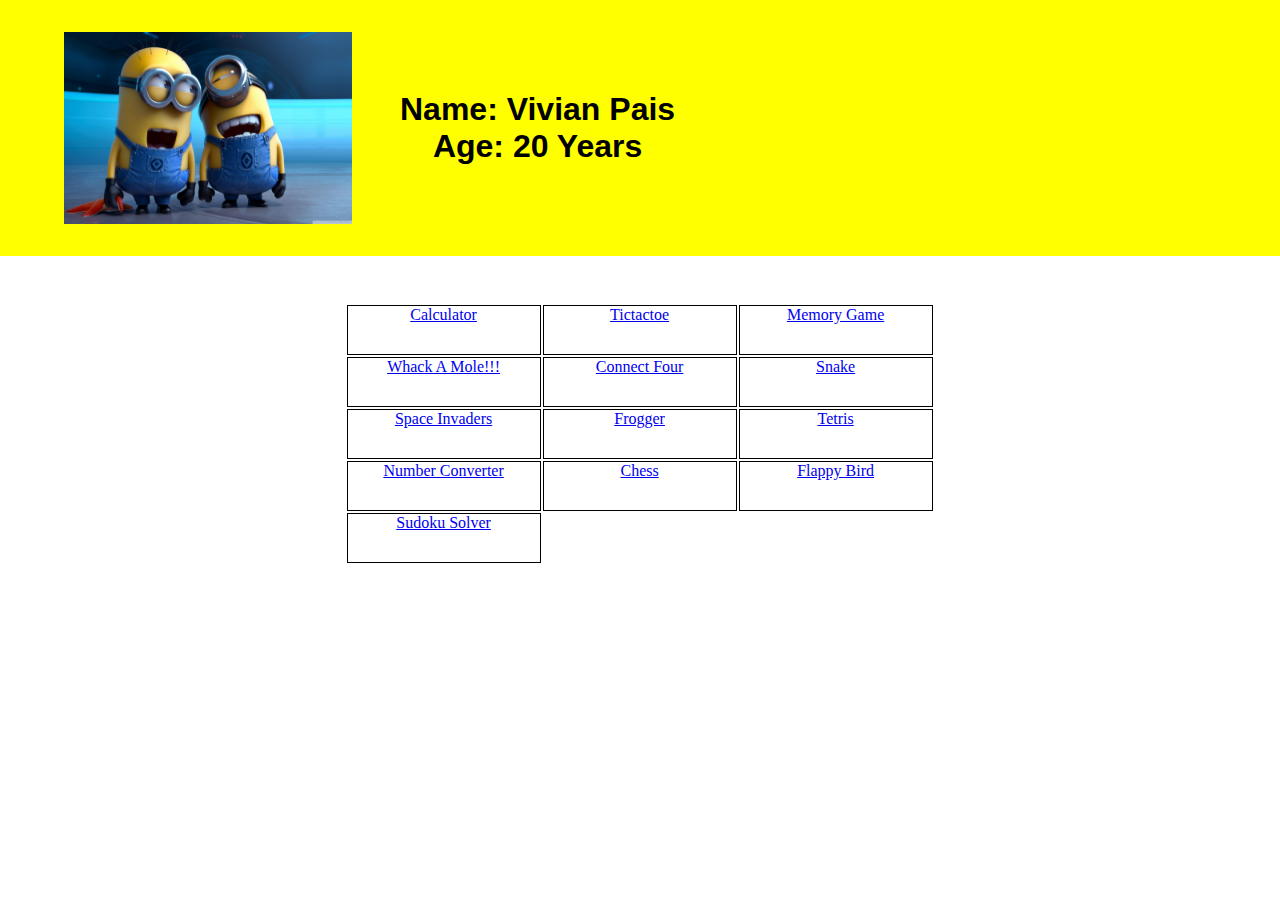
<file: index.html>
<!DOCTYPE html>
<html>
  <head>
    <title>Homepage</title>
    <link rel="stylesheet" href="css/index.css">
    <meta charset="utf-8">
    <meta name="viewport" content="width=device-width,initial-scale=1"
  </head>
  <body>
    <div id="d1">
      <div id="d11">
      <img src="images/img1.jpg" alt="" id="img1">
    </div>
    <div id="d12">
      <h1 class="t">Name: Vivian Pais <br> Age: 20 Years</h1>
    </div>
    </div>
    <div class="grid">
      <div class='b'>
        <a href="calc.html">Calculator</a>
      </div>
      <div class='b'>
        <a href="tictactoe.html">Tictactoe</a>
      </div>
      <div class='b'>
        <a href="mem.html">Memory Game</a>
      </div>
      <div class='b'>
        <a href="whack.html">Whack A Mole!!!</a>
      </div>
      <div class='b'>
        <a href="connfour.html">Connect Four</a>
      </div>
      <div class='b'>
        <a href="snake.html">Snake</a>
      </div>
      <div class='b'>
        <a href="spaceinv.html">Space Invaders</a>
      </div>
      <div class='b'>
        <a href="frogger.html">Frogger</a>
      </div>
      <div class='b'>
        <a href="tetris.html">Tetris</a>
      </div>
      <div class='b'>
        <a href="nconvert.html">Number Converter</a>
      </div>
      <div class='b'>
        <a href="chess/chess.html">Chess</a>
      </div>
      <div class='b'>
        <a href="fbird.html">Flappy Bird</a>
      </div>
      <div class='b'>
        <a href="sudokusolver.html">Sudoku Solver</a>
      </div>
    </div>

  </body>
</html>
</file>
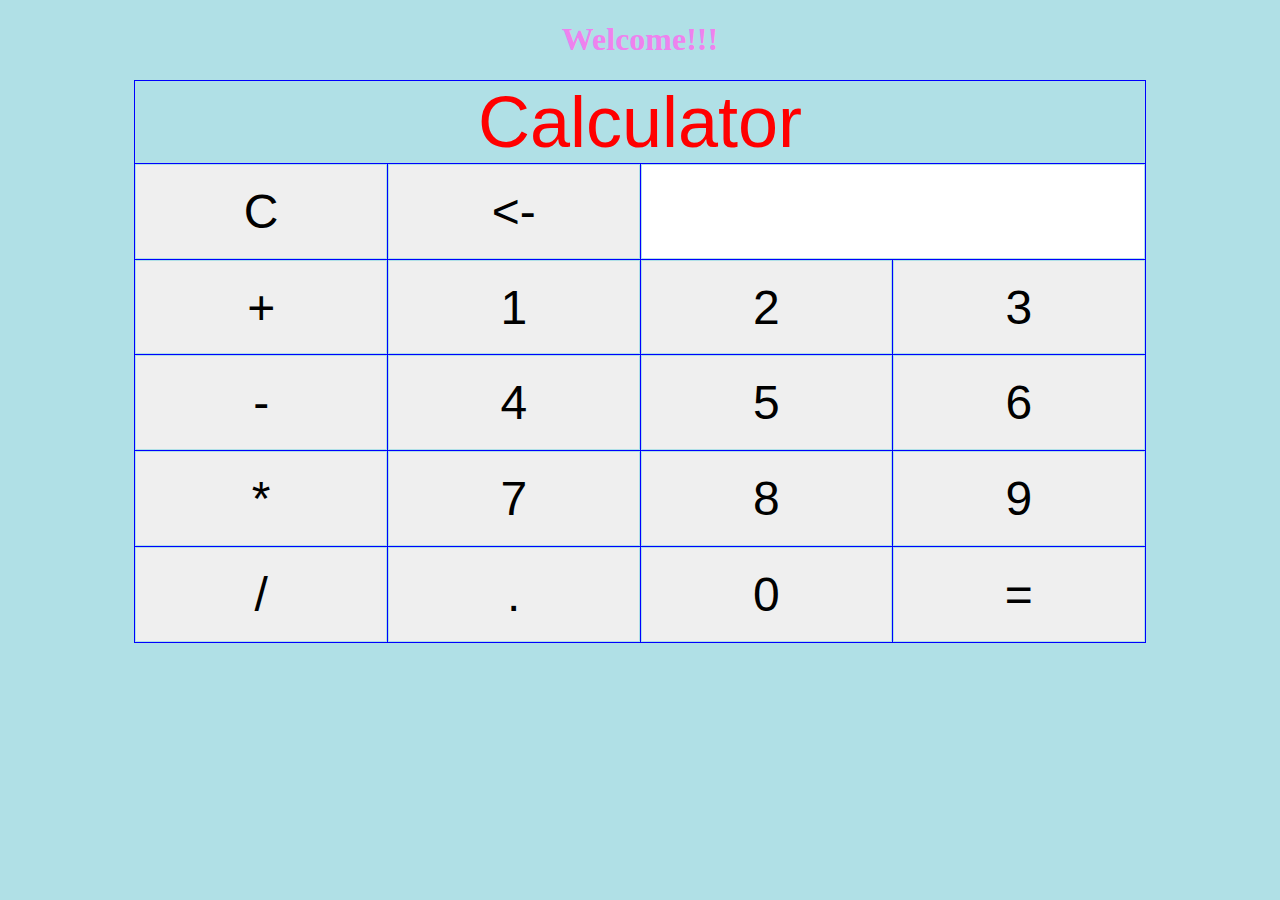
<file: calc.html>
<!DOCTYPE html>
<html>
  <head>
    <meta charset="utf-8">
    <title>Calculator</title>
    <link rel="stylesheet" href="css/calcstyle.css">
  </head>
  <body>
    <script src="js/calc.js"></script>
    <table align="center">
      <h1>Welcome!!!</h1>
      <caption id="caption1">Calculator</caption>
      <tr>
        <td><input type="button" name="button" value="C" onclick="clr()"></td>
        <td><input type="button" name="button" value="<-" onclick="bck()"></td>
        <td colspan="2" id="inputtd"><input type="text" name="button" id="txt"></td>
      </tr>
      <tr>
        <td><input type="button" name="button" value="+" onclick="dis('+')"></td>
        <td><input type="button" name="button" value="1" onclick="dis('1')"></td>
        <td><input type="button" name="button" value="2" onclick="dis('2')"></td>
        <td><input type="button" name="button" value="3" onclick="dis('3')"></td>
      </tr>
      <tr>
        <td><input type="button" name="button" value="-" onclick="dis('-')"></td>
        <td><input type="button" name="button" value="4" onclick="dis('4')"></td>
        <td><input type="button" name="button" value="5" onclick="dis('5')"></td>
        <td><input type="button" name="button" value="6" onclick="dis('6')"></td>
      </tr>
      <tr>
        <td><input type="button" name="button" value="*" onclick="dis('*')"></td>
        <td><input type="button" name="button" value="7" onclick="dis('7')"></td>
        <td><input type="button" name="button" value="8" onclick="dis('8')"></td>
        <td><input type="button" name="button" value="9" onclick="dis('9')"></td>
      </tr>
      <tr>
        <td><input type="button" name="button" value="/" onclick="dis('/')"></td>
        <td><input type="button" name="button" value="." onclick="dis('.')"></td>
        <td><input type="button" name="button" value="0" onclick="dis('0')"></td>
        <td><input type="button" name="button" value="=" onclick=solve()></td>
      </tr>
    </table>
  </body>
</html>
</file>
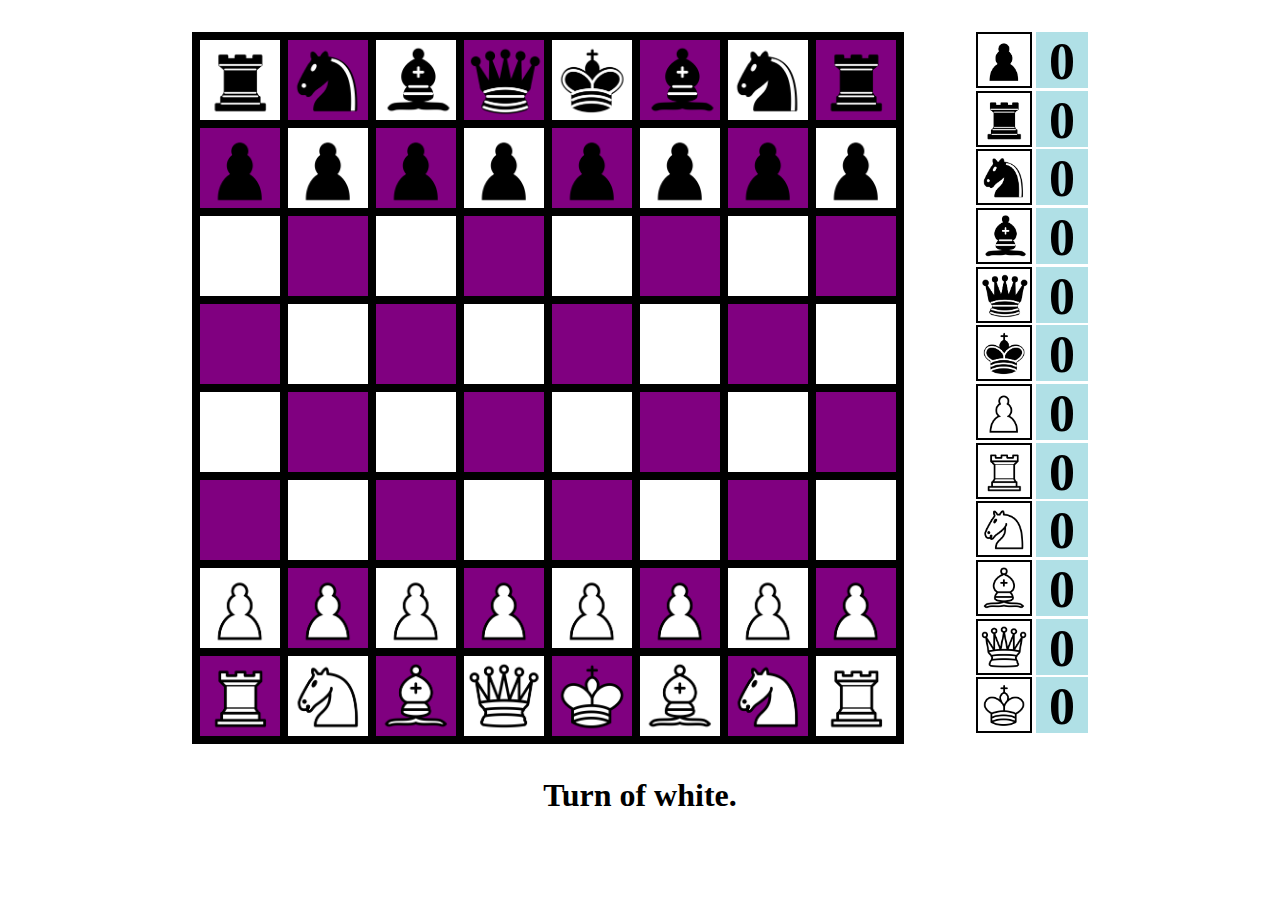
<file: chess.html>
<!DOCTYPE html>
<html lang="en" dir="ltr">
  <head>
    <meta charset="utf-8">
    <title>Chess</title>
    <link rel="stylesheet" href="css/chess.css">
    <script src="js/chess.js"></script>
  </head>
  <body>

<!-- <button type="button" id="button" name="button" style='text-align:center; display:block; width:100%;'>Hii</button> -->
<div class="box">


    <div class="grid">
      <div class="bb"></div>
      <div class="bb"></div>
      <div class="bb"></div>
      <div class="bb"></div>
      <div class="bb"></div>
      <div class="bb"></div>
      <div class="bb"></div>
      <div class="bb"></div>
      <div class="bb"></div>
      <div class="bb"></div>
      <div class="bb"></div>
      <div class="bb"></div>
      <div class="bb"></div>
      <div class="bb"></div>
      <div class="bb"></div>
      <div class="bb"></div>
      <div class="bb"></div>
      <div class="bb"></div>
      <div class="bb"></div>
      <div class="bb"></div>
      <div class="bb"></div>
      <div class="bb"></div>
      <div class="bb"></div>
      <div class="bb"></div>
      <div class="bb"></div>
      <div class="bb"></div>
      <div class="bb"></div>
      <div class="bb"></div>
      <div class="bb"></div>
      <div class="bb"></div>
      <div class="bb"></div>
      <div class="bb"></div>
      <div class="bb"></div>
      <div class="bb"></div>
      <div class="bb"></div>
      <div class="bb"></div>
      <div class="bb"></div>
      <div class="bb"></div>
      <div class="bb"></div>
      <div class="bb"></div>
      <div class="bb"></div>
      <div class="bb"></div>
      <div class="bb"></div>
      <div class="bb"></div>
      <div class="bb"></div>
      <div class="bb"></div>
      <div class="bb"></div>
      <div class="bb"></div>
      <div class="bb"></div>
      <div class="bb"></div>
      <div class="bb"></div>
      <div class="bb"></div>
      <div class="bb"></div>
      <div class="bb"></div>
      <div class="bb"></div>
      <div class="bb"></div>
      <div class="bb"></div>
      <div class="bb"></div>
      <div class="bb"></div>
      <div class="bb"></div>
      <div class="bb"></div>
      <div class="bb"></div>
      <div class="bb"></div>
      <div class="bb"></div>
    </div>

    <div class="pieces">
      <div class="piecesBox"><div class="bpawn"></div>    <h1 id="pbpawn" class="ph1">0</h1> </div>
      <div class="piecesBox"><div class="brook"></div>    <h1 id="pbrook" class="ph1">0</h1> </div>
      <div class="piecesBox"><div class="bknight"></div>  <h1 id="pbknight" class="ph1">0</h1> </div>
      <div class="piecesBox"><div class="bbishop"></div>  <h1 id="pbbishop" class="ph1">0</h1> </div>
      <div class="piecesBox"><div class="bqueen"></div>   <h1 id="pbqueen" class="ph1">0</h1> </div>
      <div class="piecesBox"><div class="bking"></div>    <h1 id="pbking" class="ph1">0</h1> </div>
      <div class="piecesBox"><div class="wpawn"></div>    <h1 id="pwpawn" class="ph1">0</h1> </div>
      <div class="piecesBox"><div class="wrook"></div>    <h1 id="pwrook" class="ph1">0</h1> </div>
      <div class="piecesBox"><div class="wknight"></div>  <h1 id="pwknight" class="ph1">0</h1> </div>
      <div class="piecesBox"><div class="wbishop"></div>  <h1 id="pwbishop" class="ph1">0</h1> </div>
      <div class="piecesBox"><div class="wqueen"></div>   <h1 id="pwqueen" class="ph1">0</h1> </div>
      <div class="piecesBox"><div class="wking"></div>    <h1 id="pwking" class="ph1">0</h1> </div>
    </div>

</div>

<div class="dec">
<h1 id="note">Turn of white.</h1>
</div>

  </body>
</html>
</file>
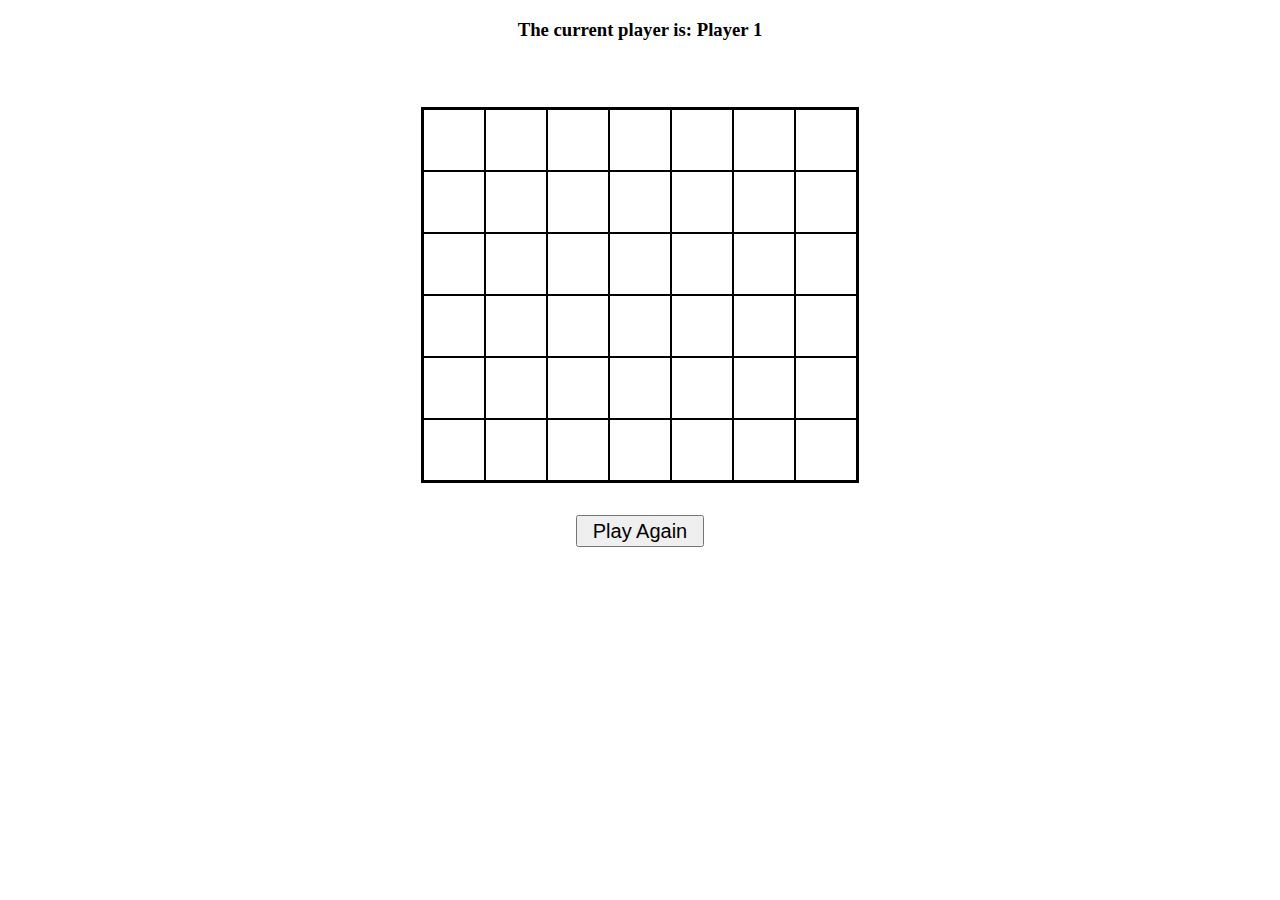
<file: connfour.html>
<!DOCTYPE html>
<html lang="en" dir="ltr">
  <head>
    <meta charset="utf-8">
    <title>Connect Four</title>
    <link rel="stylesheet" href="css/connfour.css">
    <script src="js/connfour.js"></script>
  </head>
  <body>
    <h3>The current player is: Player <span id="current-player">1</span></h3>
    <div class="rdiv">
      <h3 id="result"></h3>
    </div>
<div class="grid">
  <div class="m"></div>
  <div class="m"></div>
  <div class="m"></div>
  <div class="m"></div>
  <div class="m"></div>
  <div class="m"></div>
  <div class="m"></div>
  <div class="m"></div>
  <div class="m"></div>
  <div class="m"></div>
  <div class="m"></div>
  <div class="m"></div>
  <div class="m"></div>
  <div class="m"></div>
  <div class="m"></div>
  <div class="m"></div>
  <div class="m"></div>
  <div class="m"></div>
  <div class="m"></div>
  <div class="m"></div>
  <div class="m"></div>
  <div class="m"></div>
  <div class="m"></div>
  <div class="m"></div>
  <div class="m"></div>
  <div class="m"></div>
  <div class="m"></div>
  <div class="m"></div>
  <div class="m"></div>
  <div class="m"></div>
  <div class="m"></div>
  <div class="m"></div>
  <div class="m"></div>
  <div class="m"></div>
  <div class="m"></div>
  <div class="m"></div>
  <div class="m"></div>
  <div class="m"></div>
  <div class="m"></div>
  <div class="m"></div>
  <div class="m"></div>
  <div class="m"></div>

  <div class="taken n"></div>
  <div class="taken n"></div>
  <div class="taken n"></div>
  <div class="taken n"></div>
  <div class="taken n"></div>
  <div class="taken n"></div>
  <div class="taken n"></div>
</div>
<div class="p">
  <input id="pb" type="button" name="" value="Play Again">
</div>
  </body>
</html>
</file>
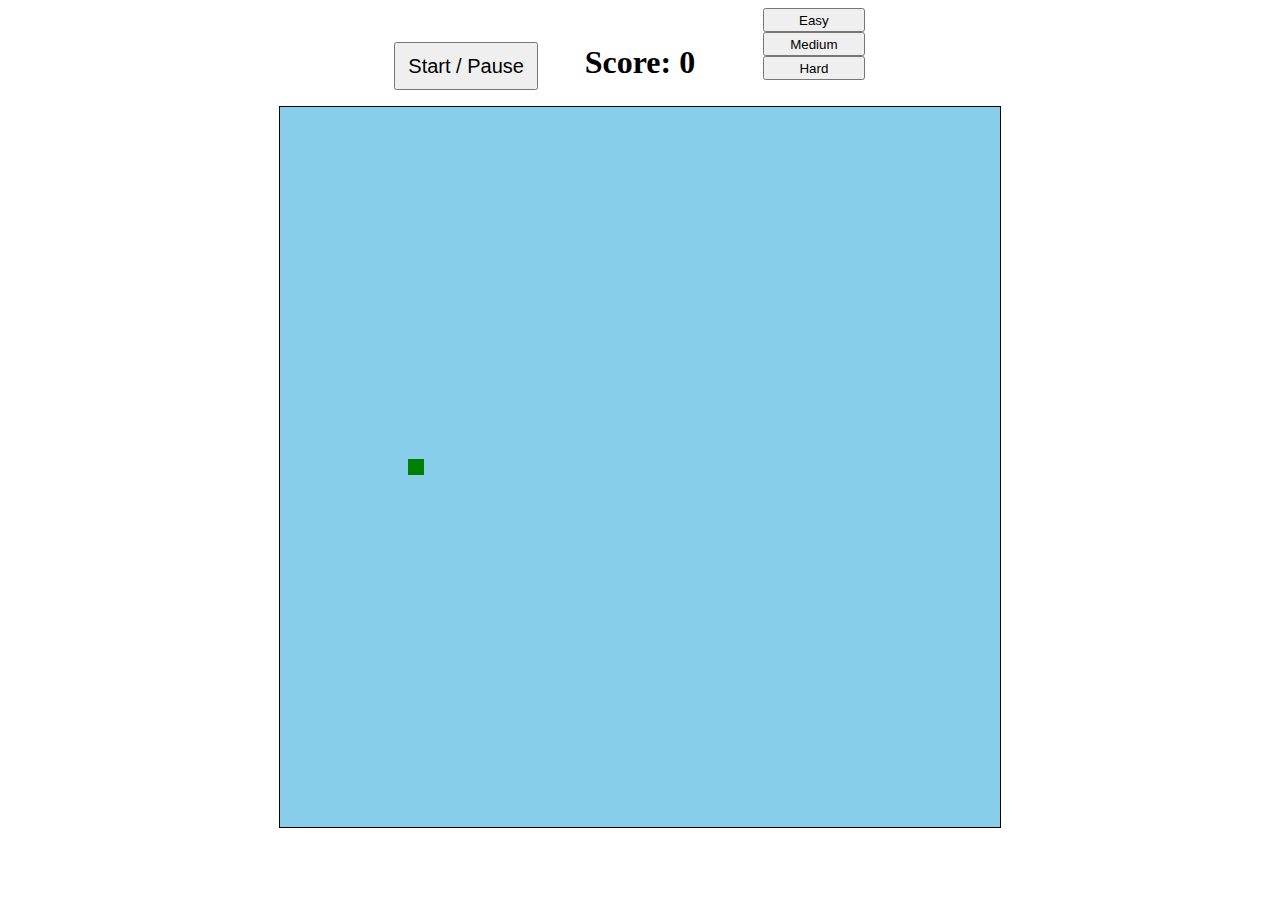
<file: fbird.html>
<!DOCTYPE html>
<html lang="en" dir="ltr">
  <head>
    <meta charset="utf-8">
    <title>Flappy Bird</title>
    <link rel="stylesheet" href="css/fbird.css">
    <script src="js/fbird.js"></script>
  </head>
  <body>
    <div class="aaa">
    <div class="top-box">
      <div class="topboxdiv">
        <button id="startBtn" type="button" name="button">Start / Pause</button>
      </div>
    <h1 class="topboxdiv">Score: <span id="score">0</span></h1>
    <div class="topboxdiv">
      <button class="diffbutton easyb" type="button" name="button">Easy</button>
      <button class="diffbutton mediumb" type="button" name="button">Medium</button>
      <button class="diffbutton hardb" type="button" name="button">Hard</button>
    </div>
    </div>


    <div class="grid">
      <div class="a"></div>
      <div class="a"></div>
      <div class="a"></div>
      <div class="a"></div>
      <div class="a"></div>
      <div class="a"></div>
      <div class="a"></div>
      <div class="a"></div>
      <div class="a"></div>
      <div class="a"></div>
      <div class="a"></div>
      <div class="a"></div>
      <div class="a"></div>
      <div class="a"></div>
      <div class="a"></div>
      <div class="a"></div>
      <div class="a"></div>
      <div class="a"></div>
      <div class="a"></div>
      <div class="a"></div>
      <div class="a"></div>
      <div class="a"></div>
      <div class="a"></div>
      <div class="a"></div>
      <div class="a"></div>
      <div class="a"></div>
      <div class="a"></div>
      <div class="a"></div>
      <div class="a"></div>
      <div class="a"></div>
      <div class="a"></div>
      <div class="a"></div>
      <div class="a"></div>
      <div class="a"></div>
      <div class="a"></div>
      <div class="a"></div>
      <div class="a"></div>
      <div class="a"></div>
      <div class="a"></div>
      <div class="a"></div>
      <div class="a"></div>
      <div class="a"></div>
      <div class="a"></div>
      <div class="a"></div>
      <div class="a"></div>
      <div class="a"></div>
      <div class="a"></div>
      <div class="a"></div>
      <div class="a"></div>
      <div class="a"></div>
      <div class="a"></div>
      <div class="a"></div>
      <div class="a"></div>
      <div class="a"></div>
      <div class="a"></div>
      <div class="a"></div>
      <div class="a"></div>
      <div class="a"></div>
      <div class="a"></div>
      <div class="a"></div>
      <div class="a"></div>
      <div class="a"></div>
      <div class="a"></div>
      <div class="a"></div>
      <div class="a"></div>
      <div class="a"></div>
      <div class="a"></div>
      <div class="a"></div>
      <div class="a"></div>
      <div class="a"></div>
      <div class="a"></div>
      <div class="a"></div>
      <div class="a"></div>
      <div class="a"></div>
      <div class="a"></div>
      <div class="a"></div>
      <div class="a"></div>
      <div class="a"></div>
      <div class="a"></div>
      <div class="a"></div>
      <div class="a"></div>
      <div class="a"></div>
      <div class="a"></div>
      <div class="a"></div>
      <div class="a"></div>
      <div class="a"></div>
      <div class="a"></div>
      <div class="a"></div>
      <div class="a"></div>
      <div class="a"></div>
      <div class="a"></div>
      <div class="a"></div>
      <div class="a"></div>
      <div class="a"></div>
      <div class="a"></div>
      <div class="a"></div>
      <div class="a"></div>
      <div class="a"></div>
      <div class="a"></div>
      <div class="a"></div>
      <div class="a"></div>
      <div class="a"></div>
      <div class="a"></div>
      <div class="a"></div>
      <div class="a"></div>
      <div class="a"></div>
      <div class="a"></div>
      <div class="a"></div>
      <div class="a"></div>
      <div class="a"></div>
      <div class="a"></div>
      <div class="a"></div>
      <div class="a"></div>
      <div class="a"></div>
      <div class="a"></div>
      <div class="a"></div>
      <div class="a"></div>
      <div class="a"></div>
      <div class="a"></div>
      <div class="a"></div>
      <div class="a"></div>
      <div class="a"></div>
      <div class="a"></div>
      <div class="a"></div>
      <div class="a"></div>
      <div class="a"></div>
      <div class="a"></div>
      <div class="a"></div>
      <div class="a"></div>
      <div class="a"></div>
      <div class="a"></div>
      <div class="a"></div>
      <div class="a"></div>
      <div class="a"></div>
      <div class="a"></div>
      <div class="a"></div>
      <div class="a"></div>
      <div class="a"></div>
      <div class="a"></div>
      <div class="a"></div>
      <div class="a"></div>
      <div class="a"></div>
      <div class="a"></div>
      <div class="a"></div>
      <div class="a"></div>
      <div class="a"></div>
      <div class="a"></div>
      <div class="a"></div>
      <div class="a"></div>
      <div class="a"></div>
      <div class="a"></div>
      <div class="a"></div>
      <div class="a"></div>
      <div class="a"></div>
      <div class="a"></div>
      <div class="a"></div>
      <div class="a"></div>
      <div class="a"></div>
      <div class="a"></div>
      <div class="a"></div>
      <div class="a"></div>
      <div class="a"></div>
      <div class="a"></div>
      <div class="a"></div>
      <div class="a"></div>
      <div class="a"></div>
      <div class="a"></div>
      <div class="a"></div>
      <div class="a"></div>
      <div class="a"></div>
      <div class="a"></div>
      <div class="a"></div>
      <div class="a"></div>
      <div class="a"></div>
      <div class="a"></div>
      <div class="a"></div>
      <div class="a"></div>
      <div class="a"></div>
      <div class="a"></div>
      <div class="a"></div>
      <div class="a"></div>
      <div class="a"></div>
      <div class="a"></div>
      <div class="a"></div>
      <div class="a"></div>
      <div class="a"></div>
      <div class="a"></div>
      <div class="a"></div>
      <div class="a"></div>
      <div class="a"></div>
      <div class="a"></div>
      <div class="a"></div>
      <div class="a"></div>
      <div class="a"></div>
      <div class="a"></div>
      <div class="a"></div>
      <div class="a"></div>
      <div class="a"></div>
      <div class="a"></div>
      <div class="a"></div>
      <div class="a"></div>
      <div class="a"></div>
      <div class="a"></div>
      <div class="a"></div>
      <div class="a"></div>
      <div class="a"></div>
      <div class="a"></div>
      <div class="a"></div>
      <div class="a"></div>
      <div class="a"></div>
      <div class="a"></div>
      <div class="a"></div>
      <div class="a"></div>
      <div class="a"></div>
      <div class="a"></div>
      <div class="a"></div>
      <div class="a"></div>
      <div class="a"></div>
      <div class="a"></div>
      <div class="a"></div>
      <div class="a"></div>
      <div class="a"></div>
      <div class="a"></div>
      <div class="a"></div>
      <div class="a"></div>
      <div class="a"></div>
      <div class="a"></div>
      <div class="a"></div>
      <div class="a"></div>
      <div class="a"></div>
      <div class="a"></div>
      <div class="a"></div>
      <div class="a"></div>
      <div class="a"></div>
      <div class="a"></div>
      <div class="a"></div>
      <div class="a"></div>
      <div class="a"></div>
      <div class="a"></div>
      <div class="a"></div>
      <div class="a"></div>
      <div class="a"></div>
      <div class="a"></div>
      <div class="a"></div>
      <div class="a"></div>
      <div class="a"></div>
      <div class="a"></div>
      <div class="a"></div>
      <div class="a"></div>
      <div class="a"></div>
      <div class="a"></div>
      <div class="a"></div>
      <div class="a"></div>
      <div class="a"></div>
      <div class="a"></div>
      <div class="a"></div>
      <div class="a"></div>
      <div class="a"></div>
      <div class="a"></div>
      <div class="a"></div>
      <div class="a"></div>
      <div class="a"></div>
      <div class="a"></div>
      <div class="a"></div>
      <div class="a"></div>
      <div class="a"></div>
      <div class="a"></div>
      <div class="a"></div>
      <div class="a"></div>
      <div class="a"></div>
      <div class="a"></div>
      <div class="a"></div>
      <div class="a"></div>
      <div class="a"></div>
      <div class="a"></div>
      <div class="a"></div>
      <div class="a"></div>
      <div class="a"></div>
      <div class="a"></div>
      <div class="a"></div>
      <div class="a"></div>
      <div class="a"></div>
      <div class="a"></div>
      <div class="a"></div>
      <div class="a"></div>
      <div class="a"></div>
      <div class="a"></div>
      <div class="a"></div>
      <div class="a"></div>
      <div class="a"></div>
      <div class="a"></div>
      <div class="a"></div>
      <div class="a"></div>
      <div class="a"></div>
      <div class="a"></div>
      <div class="a"></div>
      <div class="a"></div>
      <div class="a"></div>
      <div class="a"></div>
      <div class="a"></div>
      <div class="a"></div>
      <div class="a"></div>
      <div class="a"></div>
      <div class="a"></div>
      <div class="a"></div>
      <div class="a"></div>
      <div class="a"></div>
      <div class="a"></div>
      <div class="a"></div>
      <div class="a"></div>
      <div class="a"></div>
      <div class="a"></div>
      <div class="a"></div>
      <div class="a"></div>
      <div class="a"></div>
      <div class="a"></div>
      <div class="a"></div>
      <div class="a"></div>
      <div class="a"></div>
      <div class="a"></div>
      <div class="a"></div>
      <div class="a"></div>
      <div class="a"></div>
      <div class="a"></div>
      <div class="a"></div>
      <div class="a"></div>
      <div class="a"></div>
      <div class="a"></div>
      <div class="a"></div>
      <div class="a"></div>
      <div class="a"></div>
      <div class="a"></div>
      <div class="a"></div>
      <div class="a"></div>
      <div class="a"></div>
      <div class="a"></div>
      <div class="a"></div>
      <div class="a"></div>
      <div class="a"></div>
      <div class="a"></div>
      <div class="a"></div>
      <div class="a"></div>
      <div class="a"></div>
      <div class="a"></div>
      <div class="a"></div>
      <div class="a"></div>
      <div class="a"></div>
      <div class="a"></div>
      <div class="a"></div>
      <div class="a"></div>
      <div class="a"></div>
      <div class="a"></div>
      <div class="a"></div>
      <div class="a"></div>
      <div class="a"></div>
      <div class="a"></div>
      <div class="a"></div>
      <div class="a"></div>
      <div class="a"></div>
      <div class="a"></div>
      <div class="a"></div>
      <div class="a"></div>
      <div class="a"></div>
      <div class="a"></div>
      <div class="a"></div>
      <div class="a"></div>
      <div class="a"></div>
      <div class="a"></div>
      <div class="a"></div>
      <div class="a"></div>
      <div class="a"></div>
      <div class="a"></div>
      <div class="a"></div>
      <div class="a"></div>
      <div class="a"></div>
      <div class="a"></div>
      <div class="a"></div>
      <div class="a"></div>
      <div class="a"></div>
      <div class="a"></div>
      <div class="a"></div>
      <div class="a"></div>
      <div class="a"></div>
      <div class="a"></div>
      <div class="a"></div>
      <div class="a"></div>
      <div class="a"></div>
      <div class="a"></div>
      <div class="a"></div>
      <div class="a"></div>
      <div class="a"></div>
      <div class="a"></div>
      <div class="a"></div>
      <div class="a"></div>
      <div class="a"></div>
      <div class="a"></div>
      <div class="a"></div>
      <div class="a"></div>
      <div class="a"></div>
      <div class="a"></div>
      <div class="a"></div>
      <div class="a"></div>
      <div class="a"></div>
      <div class="a"></div>
      <div class="a"></div>
      <div class="a"></div>
      <div class="a"></div>
      <div class="a"></div>
      <div class="a"></div>
      <div class="a"></div>
      <div class="a"></div>
      <div class="a"></div>
      <div class="a"></div>
      <div class="a"></div>
      <div class="a"></div>
      <div class="a"></div>
      <div class="a"></div>
      <div class="a"></div>
      <div class="a"></div>
      <div class="a"></div>
      <div class="a"></div>
      <div class="a"></div>
      <div class="a"></div>
      <div class="a"></div>
      <div class="a"></div>
      <div class="a"></div>
      <div class="a"></div>
      <div class="a"></div>
      <div class="a"></div>
      <div class="a"></div>
      <div class="a"></div>
      <div class="a"></div>
      <div class="a"></div>
      <div class="a"></div>
      <div class="a"></div>
      <div class="a"></div>
      <div class="a"></div>
      <div class="a"></div>
      <div class="a"></div>
      <div class="a"></div>
      <div class="a"></div>
      <div class="a"></div>
      <div class="a"></div>
      <div class="a"></div>
      <div class="a"></div>
      <div class="a"></div>
      <div class="a"></div>
      <div class="a"></div>
      <div class="a"></div>
      <div class="a"></div>
      <div class="a"></div>
      <div class="a"></div>
      <div class="a"></div>
      <div class="a"></div>
      <div class="a"></div>
      <div class="a"></div>
      <div class="a"></div>
      <div class="a"></div>
      <div class="a"></div>
      <div class="a"></div>
      <div class="a"></div>
      <div class="a"></div>
      <div class="a"></div>
      <div class="a"></div>
      <div class="a"></div>
      <div class="a"></div>
      <div class="a"></div>
      <div class="a"></div>
      <div class="a"></div>
      <div class="a"></div>
      <div class="a"></div>
      <div class="a"></div>
      <div class="a"></div>
      <div class="a"></div>
      <div class="a"></div>
      <div class="a"></div>
      <div class="a"></div>
      <div class="a"></div>
      <div class="a"></div>
      <div class="a"></div>
      <div class="a"></div>
      <div class="a"></div>
      <div class="a"></div>
      <div class="a"></div>
      <div class="a"></div>
      <div class="a"></div>
      <div class="a"></div>
      <div class="a"></div>
      <div class="a"></div>
      <div class="a"></div>
      <div class="a"></div>
      <div class="a"></div>
      <div class="a"></div>
      <div class="a"></div>
      <div class="a"></div>
      <div class="a"></div>
      <div class="a"></div>
      <div class="a"></div>
      <div class="a"></div>
      <div class="a"></div>
      <div class="a"></div>
      <div class="a"></div>
      <div class="a"></div>
      <div class="a"></div>
      <div class="a"></div>
      <div class="a"></div>
      <div class="a"></div>
      <div class="a"></div>
      <div class="a"></div>
      <div class="a"></div>
      <div class="a"></div>
      <div class="a"></div>
      <div class="a"></div>
      <div class="a"></div>
      <div class="a"></div>
      <div class="a"></div>
      <div class="a"></div>
      <div class="a"></div>
      <div class="a"></div>
      <div class="a"></div>
      <div class="a"></div>
      <div class="a"></div>
      <div class="a"></div>
      <div class="a"></div>
      <div class="a"></div>
      <div class="a"></div>
      <div class="a"></div>
      <div class="a"></div>
      <div class="a"></div>
      <div class="a"></div>
      <div class="a"></div>
      <div class="a"></div>
      <div class="a"></div>
      <div class="a"></div>
      <div class="a"></div>
      <div class="a"></div>
      <div class="a"></div>
      <div class="a"></div>
      <div class="a"></div>
      <div class="a"></div>
      <div class="a"></div>
      <div class="a"></div>
      <div class="a"></div>
      <div class="a"></div>
      <div class="a"></div>
      <div class="a"></div>
      <div class="a"></div>
      <div class="a"></div>
      <div class="a"></div>
      <div class="a"></div>
      <div class="a"></div>
      <div class="a"></div>
      <div class="a"></div>
      <div class="a"></div>
      <div class="a"></div>
      <div class="a"></div>
      <div class="a"></div>
      <div class="a"></div>
      <div class="a"></div>
      <div class="a"></div>
      <div class="a"></div>
      <div class="a"></div>
      <div class="a"></div>
      <div class="a"></div>
      <div class="a"></div>
      <div class="a"></div>
      <div class="a"></div>
      <div class="a"></div>
      <div class="a"></div>
      <div class="a"></div>
      <div class="a"></div>
      <div class="a"></div>
      <div class="a"></div>
      <div class="a"></div>
      <div class="a"></div>
      <div class="a"></div>
      <div class="a"></div>
      <div class="a"></div>
      <div class="a"></div>
      <div class="a"></div>
      <div class="a"></div>
      <div class="a"></div>
      <div class="a"></div>
      <div class="a"></div>
      <div class="a"></div>
      <div class="a"></div>
      <div class="a"></div>
      <div class="a"></div>
      <div class="a"></div>
      <div class="a"></div>
      <div class="a"></div>
      <div class="a"></div>
      <div class="a"></div>
      <div class="a"></div>
      <div class="a"></div>
      <div class="a"></div>
      <div class="a"></div>
      <div class="a"></div>
      <div class="a"></div>
      <div class="a"></div>
      <div class="a"></div>
      <div class="a"></div>
      <div class="a"></div>
      <div class="a"></div>
      <div class="a"></div>
      <div class="a"></div>
      <div class="a"></div>
      <div class="a"></div>
      <div class="a"></div>
      <div class="a"></div>
      <div class="a"></div>
      <div class="a"></div>
      <div class="a"></div>
      <div class="a"></div>
      <div class="a"></div>
      <div class="a"></div>
      <div class="a"></div>
      <div class="a"></div>
      <div class="a"></div>
      <div class="a"></div>
      <div class="a"></div>
      <div class="a"></div>
      <div class="a"></div>
      <div class="a"></div>
      <div class="a"></div>
      <div class="a"></div>
      <div class="a"></div>
      <div class="a"></div>
      <div class="a"></div>
      <div class="a"></div>
      <div class="a"></div>
      <div class="a"></div>
      <div class="a"></div>
      <div class="a"></div>
      <div class="a"></div>
      <div class="a"></div>
      <div class="a"></div>
      <div class="a"></div>
      <div class="a"></div>
      <div class="a"></div>
      <div class="a"></div>
      <div class="a"></div>
      <div class="a"></div>
      <div class="a"></div>
      <div class="a"></div>
      <div class="a"></div>
      <div class="a"></div>
      <div class="a"></div>
      <div class="a"></div>
      <div class="a"></div>
      <div class="a"></div>
      <div class="a"></div>
      <div class="a"></div>
      <div class="a"></div>
      <div class="a"></div>
      <div class="a"></div>
      <div class="a"></div>
      <div class="a"></div>
      <div class="a"></div>
      <div class="a"></div>
      <div class="a"></div>
      <div class="a"></div>
      <div class="a"></div>
      <div class="a"></div>
      <div class="a"></div>
      <div class="a"></div>
      <div class="a"></div>
      <div class="a"></div>
      <div class="a"></div>
      <div class="a"></div>
      <div class="a"></div>
      <div class="a"></div>
      <div class="a"></div>
      <div class="a"></div>
      <div class="a"></div>
      <div class="a"></div>
      <div class="a"></div>
      <div class="a"></div>
      <div class="a"></div>
      <div class="a"></div>
      <div class="a"></div>
      <div class="a"></div>
      <div class="a"></div>
      <div class="a"></div>
      <div class="a"></div>
      <div class="a"></div>
      <div class="a"></div>
      <div class="a"></div>
      <div class="a"></div>
      <div class="a"></div>
      <div class="a"></div>
      <div class="a"></div>
      <div class="a"></div>
      <div class="a"></div>
      <div class="a"></div>
      <div class="a"></div>
      <div class="a"></div>
      <div class="a"></div>
      <div class="a"></div>
      <div class="a"></div>
      <div class="a"></div>
      <div class="a"></div>
      <div class="a"></div>
      <div class="a"></div>
      <div class="a"></div>
      <div class="a"></div>
      <div class="a"></div>
      <div class="a"></div>
      <div class="a"></div>
      <div class="a"></div>
      <div class="a"></div>
      <div class="a"></div>
      <div class="a"></div>
      <div class="a"></div>
      <div class="a"></div>
      <div class="a"></div>
      <div class="a"></div>
      <div class="a"></div>
      <div class="a"></div>
      <div class="a"></div>
      <div class="a"></div>
      <div class="a"></div>
      <div class="a"></div>
      <div class="a"></div>
      <div class="a"></div>
      <div class="a"></div>
      <div class="a"></div>
      <div class="a"></div>
      <div class="a"></div>
      <div class="a"></div>
      <div class="a"></div>
      <div class="a"></div>
      <div class="a"></div>
      <div class="a"></div>
      <div class="a"></div>
      <div class="a"></div>
      <div class="a"></div>
      <div class="a"></div>
      <div class="a"></div>
      <div class="a"></div>
      <div class="a"></div>
      <div class="a"></div>
      <div class="a"></div>
      <div class="a"></div>
      <div class="a"></div>
      <div class="a"></div>
      <div class="a"></div>
      <div class="a"></div>
      <div class="a"></div>
      <div class="a"></div>
      <div class="a"></div>
      <div class="a"></div>
      <div class="a"></div>
      <div class="a"></div>
      <div class="a"></div>
      <div class="a"></div>
      <div class="a"></div>
      <div class="a"></div>
      <div class="a"></div>
      <div class="a"></div>
      <div class="a"></div>
      <div class="a"></div>
      <div class="a"></div>
      <div class="a"></div>
      <div class="a"></div>
      <div class="a"></div>
      <div class="a"></div>
      <div class="a"></div>
      <div class="a"></div>
      <div class="a"></div>
      <div class="a"></div>
      <div class="a"></div>
      <div class="a"></div>
      <div class="a"></div>
      <div class="a"></div>
      <div class="a"></div>
      <div class="a"></div>
      <div class="a"></div>
      <div class="a"></div>
      <div class="a"></div>
      <div class="a"></div>
      <div class="a"></div>
      <div class="a"></div>
      <div class="a"></div>
      <div class="a"></div>
      <div class="a"></div>
      <div class="a"></div>
      <div class="a"></div>
      <div class="a"></div>
      <div class="a"></div>
      <div class="a"></div>
      <div class="a"></div>
      <div class="a"></div>
      <div class="a"></div>
      <div class="a"></div>
      <div class="a"></div>
      <div class="a"></div>
      <div class="a"></div>
      <div class="a"></div>
      <div class="a"></div>
      <div class="a"></div>
      <div class="a"></div>
      <div class="a"></div>
      <div class="a"></div>
      <div class="a"></div>
      <div class="a"></div>
      <div class="a"></div>
      <div class="a"></div>
      <div class="a"></div>
      <div class="a"></div>
      <div class="a"></div>
      <div class="a"></div>
      <div class="a"></div>
      <div class="a"></div>
      <div class="a"></div>
      <div class="a"></div>
      <div class="a"></div>
      <div class="a"></div>
      <div class="a"></div>
      <div class="a"></div>
      <div class="a"></div>
      <div class="a"></div>
      <div class="a"></div>
      <div class="a"></div>
      <div class="a"></div>
      <div class="a"></div>
      <div class="a"></div>
      <div class="a"></div>
      <div class="a"></div>
      <div class="a"></div>
      <div class="a"></div>
      <div class="a"></div>
      <div class="a"></div>
      <div class="a"></div>
      <div class="a"></div>
      <div class="a"></div>
      <div class="a"></div>
      <div class="a"></div>
      <div class="a"></div>
      <div class="a"></div>
      <div class="a"></div>
      <div class="a"></div>
      <div class="a"></div>
      <div class="a"></div>
      <div class="a"></div>
      <div class="a"></div>
      <div class="a"></div>
      <div class="a"></div>
      <div class="a"></div>
      <div class="a"></div>
      <div class="a"></div>
      <div class="a"></div>
      <div class="a"></div>
      <div class="a"></div>
      <div class="a"></div>
      <div class="a"></div>
      <div class="a"></div>
      <div class="a"></div>
      <div class="a"></div>
      <div class="a"></div>
      <div class="a"></div>
      <div class="a"></div>
      <div class="a"></div>
      <div class="a"></div>
      <div class="a"></div>
      <div class="a"></div>
      <div class="a"></div>
      <div class="a"></div>
      <div class="a"></div>
      <div class="a"></div>
      <div class="a"></div>
      <div class="a"></div>
      <div class="a"></div>
      <div class="a"></div>
      <div class="a"></div>
      <div class="a"></div>
      <div class="a"></div>
      <div class="a"></div>
      <div class="a"></div>
      <div class="a"></div>
      <div class="a"></div>
      <div class="a"></div>
      <div class="a"></div>
      <div class="a"></div>
      <div class="a"></div>
      <div class="a"></div>
      <div class="a"></div>
      <div class="a"></div>
      <div class="a"></div>
      <div class="a"></div>
      <div class="a"></div>
      <div class="a"></div>
      <div class="a"></div>
      <div class="a"></div>
      <div class="a"></div>
      <div class="a"></div>
      <div class="a"></div>
      <div class="a"></div>
      <div class="a"></div>
      <div class="a"></div>
      <div class="a"></div>
      <div class="a"></div>
      <div class="a"></div>
      <div class="a"></div>
      <div class="a"></div>
      <div class="a"></div>
      <div class="a"></div>
      <div class="a"></div>
      <div class="a"></div>
      <div class="a"></div>
      <div class="a"></div>
      <div class="a"></div>
      <div class="a"></div>
      <div class="a"></div>
      <div class="a"></div>
      <div class="a"></div>
      <div class="a"></div>
      <div class="a"></div>
      <div class="a"></div>
      <div class="a"></div>
      <div class="a"></div>
      <div class="a"></div>
      <div class="a"></div>
      <div class="a"></div>
      <div class="a"></div>
      <div class="a"></div>
      <div class="a"></div>
      <div class="a"></div>
      <div class="a"></div>
      <div class="a"></div>
      <div class="a"></div>
      <div class="a"></div>
      <div class="a"></div>
      <div class="a"></div>
      <div class="a"></div>
      <div class="a"></div>
      <div class="a"></div>
      <div class="a"></div>
      <div class="a"></div>
      <div class="a"></div>
      <div class="a"></div>
      <div class="a"></div>
      <div class="a"></div>
      <div class="a"></div>
      <div class="a"></div>
      <div class="a"></div>
      <div class="a"></div>
      <div class="a"></div>
      <div class="a"></div>
      <div class="a"></div>
      <div class="a"></div>
      <div class="a"></div>
      <div class="a"></div>
      <div class="a"></div>
      <div class="a"></div>
      <div class="a"></div>
      <div class="a"></div>
      <div class="a"></div>
      <div class="a"></div>
      <div class="a"></div>
      <div class="a"></div>
      <div class="a"></div>
      <div class="a"></div>
      <div class="a"></div>
      <div class="a"></div>
      <div class="a"></div>
      <div class="a"></div>
      <div class="a"></div>
      <div class="a"></div>
      <div class="a"></div>
      <div class="a"></div>
      <div class="a"></div>
      <div class="a"></div>
      <div class="a"></div>
      <div class="a"></div>
      <div class="a"></div>
      <div class="a"></div>
      <div class="a"></div>
      <div class="a"></div>
      <div class="a"></div>
      <div class="a"></div>
      <div class="a"></div>
      <div class="a"></div>
      <div class="a"></div>
      <div class="a"></div>
      <div class="a"></div>
      <div class="a"></div>
      <div class="a"></div>
      <div class="a"></div>
      <div class="a"></div>
      <div class="a"></div>
      <div class="a"></div>
      <div class="a"></div>
      <div class="a"></div>
      <div class="a"></div>
      <div class="a"></div>
      <div class="a"></div>
      <div class="a"></div>
      <div class="a bird"></div>
      <div class="a"></div>
      <div class="a"></div>
      <div class="a"></div>
      <div class="a"></div>
      <div class="a"></div>
      <div class="a"></div>
      <div class="a"></div>
      <div class="a"></div>
      <div class="a"></div>
      <div class="a"></div>
      <div class="a"></div>
      <div class="a"></div>
      <div class="a"></div>
      <div class="a"></div>
      <div class="a"></div>
      <div class="a"></div>
      <div class="a"></div>
      <div class="a"></div>
      <div class="a"></div>
      <div class="a"></div>
      <div class="a"></div>
      <div class="a"></div>
      <div class="a"></div>
      <div class="a"></div>
      <div class="a"></div>
      <div class="a"></div>
      <div class="a"></div>
      <div class="a"></div>
      <div class="a"></div>
      <div class="a"></div>
      <div class="a"></div>
      <div class="a"></div>
      <div class="a"></div>
      <div class="a"></div>
      <div class="a"></div>
      <div class="a"></div>
      <div class="a"></div>
      <div class="a"></div>
      <div class="a"></div>
      <div class="a"></div>
      <div class="a"></div>
      <div class="a"></div>
      <div class="a"></div>
      <div class="a"></div>
      <div class="a"></div>
      <div class="a"></div>
      <div class="a"></div>
      <div class="a"></div>
      <div class="a"></div>
      <div class="a"></div>
      <div class="a"></div>
      <div class="a"></div>
      <div class="a"></div>
      <div class="a"></div>
      <div class="a"></div>
      <div class="a"></div>
      <div class="a"></div>
      <div class="a"></div>
      <div class="a"></div>
      <div class="a"></div>
      <div class="a"></div>
      <div class="a"></div>
      <div class="a"></div>
      <div class="a"></div>
      <div class="a"></div>
      <div class="a"></div>
      <div class="a"></div>
      <div class="a"></div>
      <div class="a"></div>
      <div class="a"></div>
      <div class="a"></div>
      <div class="a"></div>
      <div class="a"></div>
      <div class="a"></div>
      <div class="a"></div>
      <div class="a"></div>
      <div class="a"></div>
      <div class="a"></div>
      <div class="a"></div>
      <div class="a"></div>
      <div class="a"></div>
      <div class="a"></div>
      <div class="a"></div>
      <div class="a"></div>
      <div class="a"></div>
      <div class="a"></div>
      <div class="a"></div>
      <div class="a"></div>
      <div class="a"></div>
      <div class="a"></div>
      <div class="a"></div>
      <div class="a"></div>
      <div class="a"></div>
      <div class="a"></div>
      <div class="a"></div>
      <div class="a"></div>
      <div class="a"></div>
      <div class="a"></div>
      <div class="a"></div>
      <div class="a"></div>
      <div class="a"></div>
      <div class="a"></div>
      <div class="a"></div>
      <div class="a"></div>
      <div class="a"></div>
      <div class="a"></div>
      <div class="a"></div>
      <div class="a"></div>
      <div class="a"></div>
      <div class="a"></div>
      <div class="a"></div>
      <div class="a"></div>
      <div class="a"></div>
      <div class="a"></div>
      <div class="a"></div>
      <div class="a"></div>
      <div class="a"></div>
      <div class="a"></div>
      <div class="a"></div>
      <div class="a"></div>
      <div class="a"></div>
      <div class="a"></div>
      <div class="a"></div>
      <div class="a"></div>
      <div class="a"></div>
      <div class="a"></div>
      <div class="a"></div>
      <div class="a"></div>
      <div class="a"></div>
      <div class="a"></div>
      <div class="a"></div>
      <div class="a"></div>
      <div class="a"></div>
      <div class="a"></div>
      <div class="a"></div>
      <div class="a"></div>
      <div class="a"></div>
      <div class="a"></div>
      <div class="a"></div>
      <div class="a"></div>
      <div class="a"></div>
      <div class="a"></div>
      <div class="a"></div>
      <div class="a"></div>
      <div class="a"></div>
      <div class="a"></div>
      <div class="a"></div>
      <div class="a"></div>
      <div class="a"></div>
      <div class="a"></div>
      <div class="a"></div>
      <div class="a"></div>
      <div class="a"></div>
      <div class="a"></div>
      <div class="a"></div>
      <div class="a"></div>
      <div class="a"></div>
      <div class="a"></div>
      <div class="a"></div>
      <div class="a"></div>
      <div class="a"></div>
      <div class="a"></div>
      <div class="a"></div>
      <div class="a"></div>
      <div class="a"></div>
      <div class="a"></div>
      <div class="a"></div>
      <div class="a"></div>
      <div class="a"></div>
      <div class="a"></div>
      <div class="a"></div>
      <div class="a"></div>
      <div class="a"></div>
      <div class="a"></div>
      <div class="a"></div>
      <div class="a"></div>
      <div class="a"></div>
      <div class="a"></div>
      <div class="a"></div>
      <div class="a"></div>
      <div class="a"></div>
      <div class="a"></div>
      <div class="a"></div>
      <div class="a"></div>
      <div class="a"></div>
      <div class="a"></div>
      <div class="a"></div>
      <div class="a"></div>
      <div class="a"></div>
      <div class="a"></div>
      <div class="a"></div>
      <div class="a"></div>
      <div class="a"></div>
      <div class="a"></div>
      <div class="a"></div>
      <div class="a"></div>
      <div class="a"></div>
      <div class="a"></div>
      <div class="a"></div>
      <div class="a"></div>
      <div class="a"></div>
      <div class="a"></div>
      <div class="a"></div>
      <div class="a"></div>
      <div class="a"></div>
      <div class="a"></div>
      <div class="a"></div>
      <div class="a"></div>
      <div class="a"></div>
      <div class="a"></div>
      <div class="a"></div>
      <div class="a"></div>
      <div class="a"></div>
      <div class="a"></div>
      <div class="a"></div>
      <div class="a"></div>
      <div class="a"></div>
      <div class="a"></div>
      <div class="a"></div>
      <div class="a"></div>
      <div class="a"></div>
      <div class="a"></div>
      <div class="a"></div>
      <div class="a"></div>
      <div class="a"></div>
      <div class="a"></div>
      <div class="a"></div>
      <div class="a"></div>
      <div class="a"></div>
      <div class="a"></div>
      <div class="a"></div>
      <div class="a"></div>
      <div class="a"></div>
      <div class="a"></div>
      <div class="a"></div>
      <div class="a"></div>
      <div class="a"></div>
      <div class="a"></div>
      <div class="a"></div>
      <div class="a"></div>
      <div class="a"></div>
      <div class="a"></div>
      <div class="a"></div>
      <div class="a"></div>
      <div class="a"></div>
      <div class="a"></div>
      <div class="a"></div>
      <div class="a"></div>
      <div class="a"></div>
      <div class="a"></div>
      <div class="a"></div>
      <div class="a"></div>
      <div class="a"></div>
      <div class="a"></div>
      <div class="a"></div>
      <div class="a"></div>
      <div class="a"></div>
      <div class="a"></div>
      <div class="a"></div>
      <div class="a"></div>
      <div class="a"></div>
      <div class="a"></div>
      <div class="a"></div>
      <div class="a"></div>
      <div class="a"></div>
      <div class="a"></div>
      <div class="a"></div>
      <div class="a"></div>
      <div class="a"></div>
      <div class="a"></div>
      <div class="a"></div>
      <div class="a"></div>
      <div class="a"></div>
      <div class="a"></div>
      <div class="a"></div>
      <div class="a"></div>
      <div class="a"></div>
      <div class="a"></div>
      <div class="a"></div>
      <div class="a"></div>
      <div class="a"></div>
      <div class="a"></div>
      <div class="a"></div>
      <div class="a"></div>
      <div class="a"></div>
      <div class="a"></div>
      <div class="a"></div>
      <div class="a"></div>
      <div class="a"></div>
      <div class="a"></div>
      <div class="a"></div>
      <div class="a"></div>
      <div class="a"></div>
      <div class="a"></div>
      <div class="a"></div>
      <div class="a"></div>
      <div class="a"></div>
      <div class="a"></div>
      <div class="a"></div>
      <div class="a"></div>
      <div class="a"></div>
      <div class="a"></div>
      <div class="a"></div>
      <div class="a"></div>
      <div class="a"></div>
      <div class="a"></div>
      <div class="a"></div>
      <div class="a"></div>
      <div class="a"></div>
      <div class="a"></div>
      <div class="a"></div>
      <div class="a"></div>
      <div class="a"></div>
      <div class="a"></div>
      <div class="a"></div>
      <div class="a"></div>
      <div class="a"></div>
      <div class="a"></div>
      <div class="a"></div>
      <div class="a"></div>
      <div class="a"></div>
      <div class="a"></div>
      <div class="a"></div>
      <div class="a"></div>
      <div class="a"></div>
      <div class="a"></div>
      <div class="a"></div>
      <div class="a"></div>
      <div class="a"></div>
      <div class="a"></div>
      <div class="a"></div>
      <div class="a"></div>
      <div class="a"></div>
      <div class="a"></div>
      <div class="a"></div>
      <div class="a"></div>
      <div class="a"></div>
      <div class="a"></div>
      <div class="a"></div>
      <div class="a"></div>
      <div class="a"></div>
      <div class="a"></div>
      <div class="a"></div>
      <div class="a"></div>
      <div class="a"></div>
      <div class="a"></div>
      <div class="a"></div>
      <div class="a"></div>
      <div class="a"></div>
      <div class="a"></div>
      <div class="a"></div>
      <div class="a"></div>
      <div class="a"></div>
      <div class="a"></div>
      <div class="a"></div>
      <div class="a"></div>
      <div class="a"></div>
      <div class="a"></div>
      <div class="a"></div>
      <div class="a"></div>
      <div class="a"></div>
      <div class="a"></div>
      <div class="a"></div>
      <div class="a"></div>
      <div class="a"></div>
      <div class="a"></div>
      <div class="a"></div>
      <div class="a"></div>
      <div class="a"></div>
      <div class="a"></div>
      <div class="a"></div>
      <div class="a"></div>
      <div class="a"></div>
      <div class="a"></div>
      <div class="a"></div>
      <div class="a"></div>
      <div class="a"></div>
      <div class="a"></div>
      <div class="a"></div>
      <div class="a"></div>
      <div class="a"></div>
      <div class="a"></div>
      <div class="a"></div>
      <div class="a"></div>
      <div class="a"></div>
      <div class="a"></div>
      <div class="a"></div>
      <div class="a"></div>
      <div class="a"></div>
      <div class="a"></div>
      <div class="a"></div>
      <div class="a"></div>
      <div class="a"></div>
      <div class="a"></div>
      <div class="a"></div>
      <div class="a"></div>
      <div class="a"></div>
      <div class="a"></div>
      <div class="a"></div>
      <div class="a"></div>
      <div class="a"></div>
      <div class="a"></div>
      <div class="a"></div>
      <div class="a"></div>
      <div class="a"></div>
      <div class="a"></div>
      <div class="a"></div>
      <div class="a"></div>
      <div class="a"></div>
      <div class="a"></div>
      <div class="a"></div>
      <div class="a"></div>
      <div class="a"></div>
      <div class="a"></div>
      <div class="a"></div>
      <div class="a"></div>
      <div class="a"></div>
      <div class="a"></div>
      <div class="a"></div>
      <div class="a"></div>
      <div class="a"></div>
      <div class="a"></div>
      <div class="a"></div>
      <div class="a"></div>
      <div class="a"></div>
      <div class="a"></div>
      <div class="a"></div>
      <div class="a"></div>
      <div class="a"></div>
      <div class="a"></div>
      <div class="a"></div>
      <div class="a"></div>
      <div class="a"></div>
      <div class="a"></div>
      <div class="a"></div>
      <div class="a"></div>
      <div class="a"></div>
      <div class="a"></div>
      <div class="a"></div>
      <div class="a"></div>
      <div class="a"></div>
      <div class="a"></div>
      <div class="a"></div>
      <div class="a"></div>
      <div class="a"></div>
      <div class="a"></div>
      <div class="a"></div>
      <div class="a"></div>
      <div class="a"></div>
      <div class="a"></div>
      <div class="a"></div>
      <div class="a"></div>
      <div class="a"></div>
      <div class="a"></div>
      <div class="a"></div>
      <div class="a"></div>
      <div class="a"></div>
      <div class="a"></div>
      <div class="a"></div>
      <div class="a"></div>
      <div class="a"></div>
      <div class="a"></div>
      <div class="a"></div>
      <div class="a"></div>
      <div class="a"></div>
      <div class="a"></div>
      <div class="a"></div>
      <div class="a"></div>
      <div class="a"></div>
      <div class="a"></div>
      <div class="a"></div>
      <div class="a"></div>
      <div class="a"></div>
      <div class="a"></div>
      <div class="a"></div>
      <div class="a"></div>
      <div class="a"></div>
      <div class="a"></div>
      <div class="a"></div>
      <div class="a"></div>
      <div class="a"></div>
      <div class="a"></div>
      <div class="a"></div>
      <div class="a"></div>
      <div class="a"></div>
      <div class="a"></div>
      <div class="a"></div>
      <div class="a"></div>
      <div class="a"></div>
      <div class="a"></div>
      <div class="a"></div>
      <div class="a"></div>
      <div class="a"></div>
      <div class="a"></div>
      <div class="a"></div>
      <div class="a"></div>
      <div class="a"></div>
      <div class="a"></div>
      <div class="a"></div>
      <div class="a"></div>
      <div class="a"></div>
      <div class="a"></div>
      <div class="a"></div>
      <div class="a"></div>
      <div class="a"></div>
      <div class="a"></div>
      <div class="a"></div>
      <div class="a"></div>
      <div class="a"></div>
      <div class="a"></div>
      <div class="a"></div>
      <div class="a"></div>
      <div class="a"></div>
      <div class="a"></div>
      <div class="a"></div>
      <div class="a"></div>
      <div class="a"></div>
      <div class="a"></div>
      <div class="a"></div>
      <div class="a"></div>
      <div class="a"></div>
      <div class="a"></div>
      <div class="a"></div>
      <div class="a"></div>
      <div class="a"></div>
      <div class="a"></div>
      <div class="a"></div>
      <div class="a"></div>
      <div class="a"></div>
      <div class="a"></div>
      <div class="a"></div>
      <div class="a"></div>
      <div class="a"></div>
      <div class="a"></div>
      <div class="a"></div>
      <div class="a"></div>
      <div class="a"></div>
      <div class="a"></div>
      <div class="a"></div>
      <div class="a"></div>
      <div class="a"></div>
      <div class="a"></div>
      <div class="a"></div>
      <div class="a"></div>
      <div class="a"></div>
      <div class="a"></div>
      <div class="a"></div>
      <div class="a"></div>
      <div class="a"></div>
      <div class="a"></div>
      <div class="a"></div>
      <div class="a"></div>
      <div class="a"></div>
      <div class="a"></div>
      <div class="a"></div>
      <div class="a"></div>
      <div class="a"></div>
      <div class="a"></div>
      <div class="a"></div>
      <div class="a"></div>
      <div class="a"></div>
      <div class="a"></div>
      <div class="a"></div>
      <div class="a"></div>
      <div class="a"></div>
      <div class="a"></div>
      <div class="a"></div>
      <div class="a"></div>
      <div class="a"></div>
      <div class="a"></div>
      <div class="a"></div>
      <div class="a"></div>
      <div class="a"></div>
      <div class="a"></div>
      <div class="a"></div>
      <div class="a"></div>
      <div class="a"></div>
      <div class="a"></div>
      <div class="a"></div>
      <div class="a"></div>
      <div class="a"></div>
      <div class="a"></div>
      <div class="a"></div>
      <div class="a"></div>
      <div class="a"></div>
      <div class="a"></div>
      <div class="a"></div>
      <div class="a"></div>
      <div class="a"></div>
      <div class="a"></div>
      <div class="a"></div>
      <div class="a"></div>
      <div class="a"></div>
      <div class="a"></div>
      <div class="a"></div>
      <div class="a"></div>
      <div class="a"></div>
      <div class="a"></div>
      <div class="a"></div>
      <div class="a"></div>
      <div class="a"></div>
      <div class="a"></div>
      <div class="a"></div>
      <div class="a"></div>
      <div class="a"></div>
      <div class="a"></div>
      <div class="a"></div>
      <div class="a"></div>
      <div class="a"></div>
      <div class="a"></div>
      <div class="a"></div>
      <div class="a"></div>
      <div class="a"></div>
      <div class="a"></div>
      <div class="a"></div>
      <div class="a"></div>
      <div class="a"></div>
      <div class="a"></div>
      <div class="a"></div>
      <div class="a"></div>
      <div class="a"></div>
      <div class="a"></div>
      <div class="a"></div>
      <div class="a"></div>
      <div class="a"></div>
      <div class="a"></div>
      <div class="a"></div>
      <div class="a"></div>
      <div class="a"></div>
      <div class="a"></div>
      <div class="a"></div>
      <div class="a"></div>
      <div class="a"></div>
      <div class="a"></div>
      <div class="a"></div>
      <div class="a"></div>
      <div class="a"></div>
      <div class="a"></div>
      <div class="a"></div>
      <div class="a"></div>
      <div class="a"></div>
      <div class="a"></div>
      <div class="a"></div>
      <div class="a"></div>
      <div class="a"></div>
      <div class="a"></div>
      <div class="a"></div>
      <div class="a"></div>
      <div class="a"></div>
      <div class="a"></div>
      <div class="a"></div>
      <div class="a"></div>
      <div class="a"></div>
      <div class="a"></div>
      <div class="a"></div>
      <div class="a"></div>
      <div class="a"></div>
      <div class="a"></div>
      <div class="a"></div>
      <div class="a"></div>
      <div class="a"></div>
      <div class="a"></div>
      <div class="a"></div>
      <div class="a"></div>
      <div class="a"></div>
      <div class="a"></div>
      <div class="a"></div>
      <div class="a"></div>
      <div class="a"></div>
      <div class="a"></div>
      <div class="a"></div>
      <div class="a"></div>
      <div class="a"></div>
      <div class="a"></div>
      <div class="a"></div>
      <div class="a"></div>
      <div class="a"></div>
      <div class="a"></div>
      <div class="a"></div>
      <div class="a"></div>
      <div class="a"></div>
      <div class="a"></div>
      <div class="a"></div>
      <div class="a"></div>
      <div class="a"></div>
      <div class="a"></div>
      <div class="a"></div>
      <div class="a"></div>
      <div class="a"></div>
      <div class="a"></div>
      <div class="a"></div>
      <div class="a"></div>
      <div class="a"></div>
      <div class="a"></div>
      <div class="a"></div>
      <div class="a"></div>
      <div class="a"></div>
      <div class="a"></div>
      <div class="a"></div>
      <div class="a"></div>
      <div class="a"></div>
      <div class="a"></div>
      <div class="a"></div>
      <div class="a"></div>
      <div class="a"></div>
      <div class="a"></div>
      <div class="a"></div>
      <div class="a"></div>
      <div class="a"></div>
      <div class="a"></div>
      <div class="a"></div>
      <div class="a"></div>
      <div class="a"></div>
      <div class="a"></div>
      <div class="a"></div>
      <div class="a"></div>
      <div class="a"></div>
      <div class="a"></div>
      <div class="a"></div>
      <div class="a"></div>
      <div class="a"></div>
      <div class="a"></div>
      <div class="a"></div>
      <div class="a"></div>
      <div class="a"></div>
      <div class="a"></div>
      <div class="a"></div>
      <div class="a"></div>
      <div class="a"></div>
      <div class="a"></div>
      <div class="a"></div>
      <div class="a"></div>
      <div class="a"></div>
      <div class="a"></div>
      <div class="a"></div>
      <div class="a"></div>
      <div class="a"></div>
      <div class="a"></div>
      <div class="a"></div>
      <div class="a"></div>
      <div class="a"></div>
      <div class="a"></div>
      <div class="a"></div>
      <div class="a"></div>
      <div class="a"></div>
      <div class="a"></div>
      <div class="a"></div>
      <div class="a"></div>
      <div class="a"></div>
      <div class="a"></div>
      <div class="a"></div>
      <div class="a"></div>
      <div class="a"></div>
      <div class="a"></div>
      <div class="a"></div>
      <div class="a"></div>
      <div class="a"></div>
      <div class="a"></div>
      <div class="a"></div>
      <div class="a"></div>
      <div class="a"></div>
      <div class="a"></div>
      <div class="a"></div>
      <div class="a"></div>
      <div class="a"></div>
      <div class="a"></div>
      <div class="a"></div>
      <div class="a"></div>
      <div class="a"></div>
      <div class="a"></div>
      <div class="a"></div>
      <div class="a"></div>
      <div class="a"></div>
      <div class="a"></div>
      <div class="a"></div>
      <div class="a"></div>
      <div class="a"></div>
      <div class="a"></div>
      <div class="a"></div>
      <div class="a"></div>
      <div class="a"></div>
      <div class="a"></div>
      <div class="a"></div>
      <div class="a"></div>
      <div class="a"></div>
      <div class="a"></div>
      <div class="a"></div>
      <div class="a"></div>
      <div class="a"></div>
      <div class="a"></div>
      <div class="a"></div>
      <div class="a"></div>
      <div class="a"></div>
      <div class="a"></div>
      <div class="a"></div>
      <div class="a"></div>
      <div class="a"></div>
      <div class="a"></div>
      <div class="a"></div>
      <div class="a"></div>
      <div class="a"></div>
      <div class="a"></div>
      <div class="a"></div>
      <div class="a"></div>
      <div class="a"></div>
      <div class="a"></div>
      <div class="a"></div>
      <div class="a"></div>
      <div class="a"></div>
      <div class="a"></div>
      <div class="a"></div>
      <div class="a"></div>
      <div class="a"></div>
      <div class="a"></div>
      <div class="a"></div>
      <div class="a"></div>
      <div class="a"></div>
      <div class="a"></div>
      <div class="a"></div>
      <div class="a"></div>
      <div class="a"></div>
      <div class="a"></div>
      <div class="a"></div>
      <div class="a"></div>
      <div class="a"></div>
      <div class="a"></div>
      <div class="a"></div>
      <div class="a"></div>
      <div class="a"></div>
      <div class="a"></div>
      <div class="a"></div>
      <div class="a"></div>
      <div class="a"></div>
      <div class="a"></div>
      <div class="a"></div>
      <div class="a"></div>
      <div class="a"></div>
      <div class="a"></div>
      <div class="a"></div>
      <div class="a"></div>
      <div class="a"></div>
      <div class="a"></div>
      <div class="a"></div>
      <div class="a"></div>
      <div class="a"></div>
      <div class="a"></div>
      <div class="a"></div>
      <div class="a"></div>
      <div class="a"></div>
      <div class="a"></div>
      <div class="a"></div>
      <div class="a"></div>
      <div class="a"></div>
      <div class="a"></div>
      <div class="a"></div>
      <div class="a"></div>
      <div class="a"></div>
      <div class="a"></div>
      <div class="a"></div>
      <div class="a"></div>
      <div class="a"></div>
      <div class="a"></div>
      <div class="a"></div>
      <div class="a"></div>
      <div class="a"></div>
      <div class="a"></div>
      <div class="a"></div>
      <div class="a"></div>
      <div class="a"></div>
      <div class="a"></div>
      <div class="a"></div>
      <div class="a"></div>
      <div class="a"></div>
      <div class="a"></div>
      <div class="a"></div>
      <div class="a"></div>
      <div class="a"></div>
      <div class="a"></div>
      <div class="a"></div>
      <div class="a"></div>
      <div class="a"></div>
      <div class="a"></div>
      <div class="a"></div>
      <div class="a"></div>
      <div class="a"></div>
      <div class="a"></div>
      <div class="a"></div>
      <div class="a"></div>
      <div class="a"></div>
      <div class="a"></div>
      <div class="a"></div>
      <div class="a"></div>
      <div class="a"></div>
      <div class="a"></div>
      <div class="a"></div>
      <div class="a"></div>
      <div class="a"></div>
      <div class="a"></div>
      <div class="a"></div>
      <div class="a"></div>
      <div class="a"></div>
      <div class="a"></div>
      <div class="a"></div>
      <div class="a"></div>
      <div class="a"></div>
      <div class="a"></div>
      <div class="a"></div>
      <div class="a"></div>
      <div class="a"></div>
      <div class="a"></div>
      <div class="a"></div>
      <div class="a"></div>
      <div class="a"></div>
      <div class="a"></div>
      <div class="a"></div>
      <div class="a"></div>
      <div class="a"></div>
      <div class="a"></div>
      <div class="a"></div>
      <div class="a"></div>
      <div class="a"></div>
      <div class="a"></div>
      <div class="a"></div>
      <div class="a"></div>
      <div class="a"></div>
      <div class="a"></div>
      <div class="a"></div>
      <div class="a"></div>
      <div class="a"></div>
      <div class="a"></div>
      <div class="a"></div>
      <div class="a"></div>
      <div class="a"></div>
      <div class="a"></div>
      <div class="a"></div>
      <div class="a"></div>
      <div class="a"></div>
      <div class="a"></div>
      <div class="a"></div>
      <div class="a"></div>
      <div class="a"></div>
      <div class="a"></div>
      <div class="a"></div>
      <div class="a"></div>
      <div class="a"></div>
      <div class="a"></div>
      <div class="a"></div>
      <div class="a"></div>
      <div class="a"></div>
      <div class="a"></div>
      <div class="a"></div>
      <div class="a"></div>
      <div class="a"></div>
      <div class="a"></div>
      <div class="a"></div>
      <div class="a"></div>
      <div class="a"></div>
      <div class="a"></div>
      <div class="a"></div>
      <div class="a"></div>
      <div class="a"></div>
      <div class="a"></div>
      <div class="a"></div>
      <div class="a"></div>
      <div class="a"></div>
      <div class="a"></div>
      <div class="a"></div>
      <div class="a"></div>
      <div class="a"></div>
      <div class="a"></div>
      <div class="a"></div>
      <div class="a"></div>
      <div class="a"></div>
      <div class="a"></div>
      <div class="a"></div>
      <div class="a"></div>
      <div class="a"></div>
      <div class="a"></div>
      <div class="a"></div>
      <div class="a"></div>
      <div class="a"></div>
      <div class="a"></div>
      <div class="a"></div>
      <div class="a"></div>
      <div class="a"></div>
      <div class="a"></div>
      <div class="a"></div>
      <div class="a"></div>
      <div class="a"></div>
      <div class="a"></div>
      <div class="a"></div>
      <div class="a"></div>
      <div class="a"></div>
      <div class="a"></div>
      <div class="a"></div>
      <div class="a"></div>
      <div class="a"></div>
      <div class="a"></div>
      <div class="a"></div>
      <div class="a"></div>
      <div class="a"></div>
      <div class="a"></div>
      <div class="a"></div>
      <div class="a"></div>
      <div class="a"></div>
      <div class="a"></div>
      <div class="a"></div>
      <div class="a"></div>
      <div class="a"></div>
      <div class="a"></div>
      <div class="a"></div>
      <div class="a"></div>
      <div class="a"></div>
      <div class="a"></div>
      <div class="a"></div>
      <div class="a"></div>
      <div class="a"></div>
      <div class="a"></div>
      <div class="a"></div>
      <div class="a"></div>
      <div class="a"></div>
      <div class="a"></div>
      <div class="a"></div>
      <div class="a"></div>
      <div class="a"></div>
      <div class="a"></div>
    </div>
  </div>
  </body>
</html>
</file>
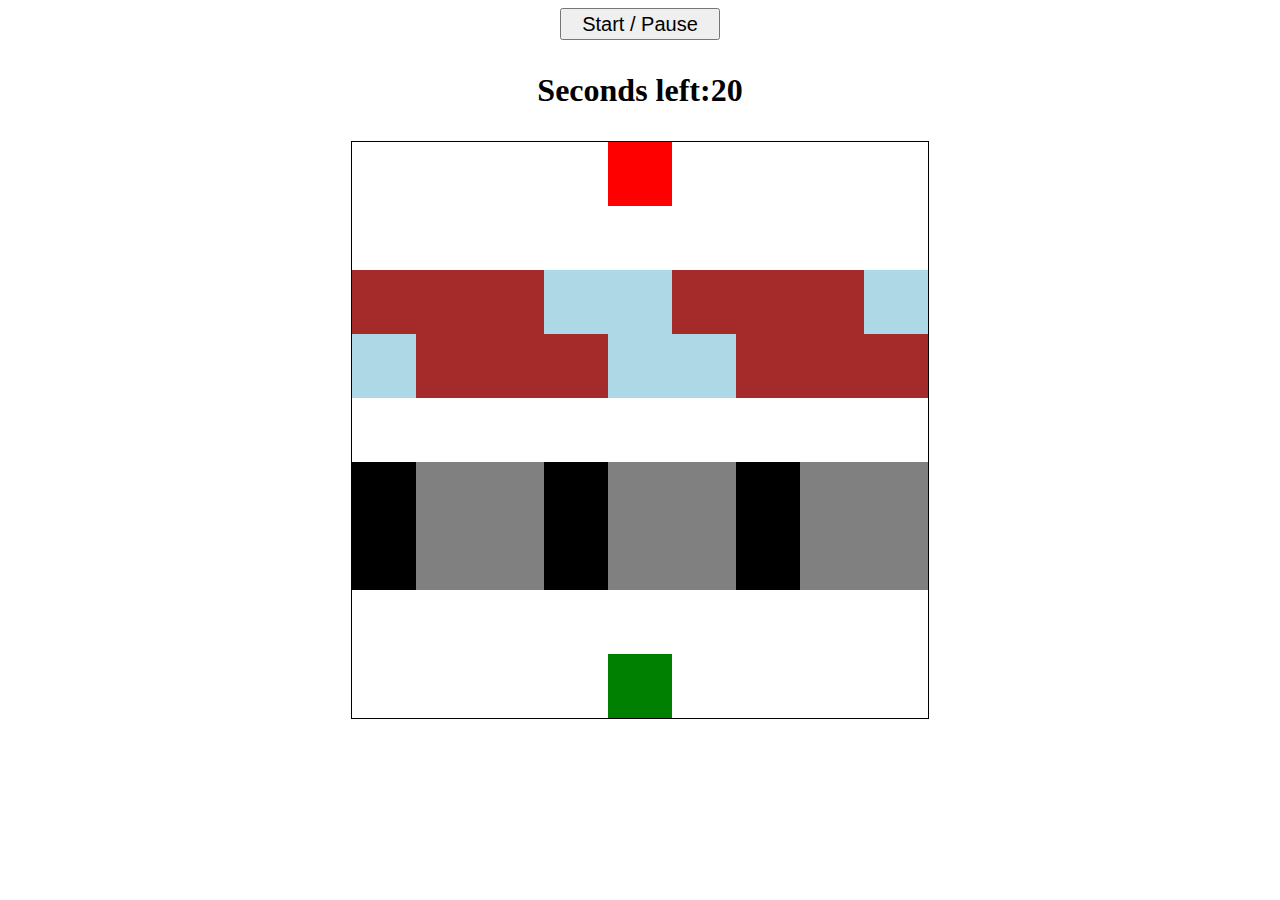
<file: frogger.html>
<!DOCTYPE html>
<html lang="en" dir="ltr">
  <head>
    <meta charset="utf-8">
    <title>Frogger</title>
    <link rel="stylesheet" href="css/frogger.css">
    <script src="js/frogger.js"></script>
  </head>
  <body>

    <button id="button">Start / Pause</button>
    <h3 id="time">Seconds left:<span id="time-left">20</span></h3>
    <h3 id="result"></h3>

    <div class="grid">
      <div class="b"></div>
      <div class="b"></div>
      <div class="b"></div>
      <div class="b"></div>
      <div class="b ending-block"></div>
      <div class="b"></div>
      <div class="b"></div>
      <div class="b"></div>
      <div class="b"></div>
      <div class="b"></div>
      <div class="b"></div>
      <div class="b"></div>
      <div class="b"></div>
      <div class="b"></div>
      <div class="b"></div>
      <div class="b"></div>
      <div class="b"></div>
      <div class="b"></div>
      <div class="b log-left l1"></div>
      <div class="b log-left l2"></div>
      <div class="b log-left l3"></div>
      <div class="b log-left l4"></div>
      <div class="b log-left l5"></div>
      <div class="b log-left l1"></div>
      <div class="b log-left l2"></div>
      <div class="b log-left l3"></div>
      <div class="b log-left l4"></div>
      <div class="b log-right l5"></div>
      <div class="b log-right l1"></div>
      <div class="b log-right l2"></div>
      <div class="b log-right l3"></div>
      <div class="b log-right l4"></div>
      <div class="b log-right l5"></div>
      <div class="b log-right l1"></div>
      <div class="b log-right l2"></div>
      <div class="b log-right l3"></div>
      <div class="b"></div>
      <div class="b"></div>
      <div class="b"></div>
      <div class="b"></div>
      <div class="b"></div>
      <div class="b"></div>
      <div class="b"></div>
      <div class="b"></div>
      <div class="b"></div>
      <div class="b car-right c1"></div>
      <div class="b car-right c2"></div>
      <div class="b car-right c3"></div>
      <div class="b car-right c1"></div>
      <div class="b car-right c2"></div>
      <div class="b car-right c3"></div>
      <div class="b car-right c1"></div>
      <div class="b car-right c2"></div>
      <div class="b car-right c3"></div>
      <div class="b car-left c1"></div>
      <div class="b car-left c2"></div>
      <div class="b car-left c3"></div>
      <div class="b car-left c1"></div>
      <div class="b car-left c2"></div>
      <div class="b car-left c3"></div>
      <div class="b car-left c1"></div>
      <div class="b car-left c2"></div>
      <div class="b car-left c3"></div>
      <div class="b"></div>
      <div class="b"></div>
      <div class="b"></div>
      <div class="b"></div>
      <div class="b"></div>
      <div class="b"></div>
      <div class="b"></div>
      <div class="b"></div>
      <div class="b"></div>
      <div class="b"></div>
      <div class="b"></div>
      <div class="b"></div>
      <div class="b"></div>
      <div class="b starting-block"></div>
      <div class="b"></div>
      <div class="b"></div>
      <div class="b"></div>
      <div class="b"></div>
    </div>
  </body>
</html>
</file>
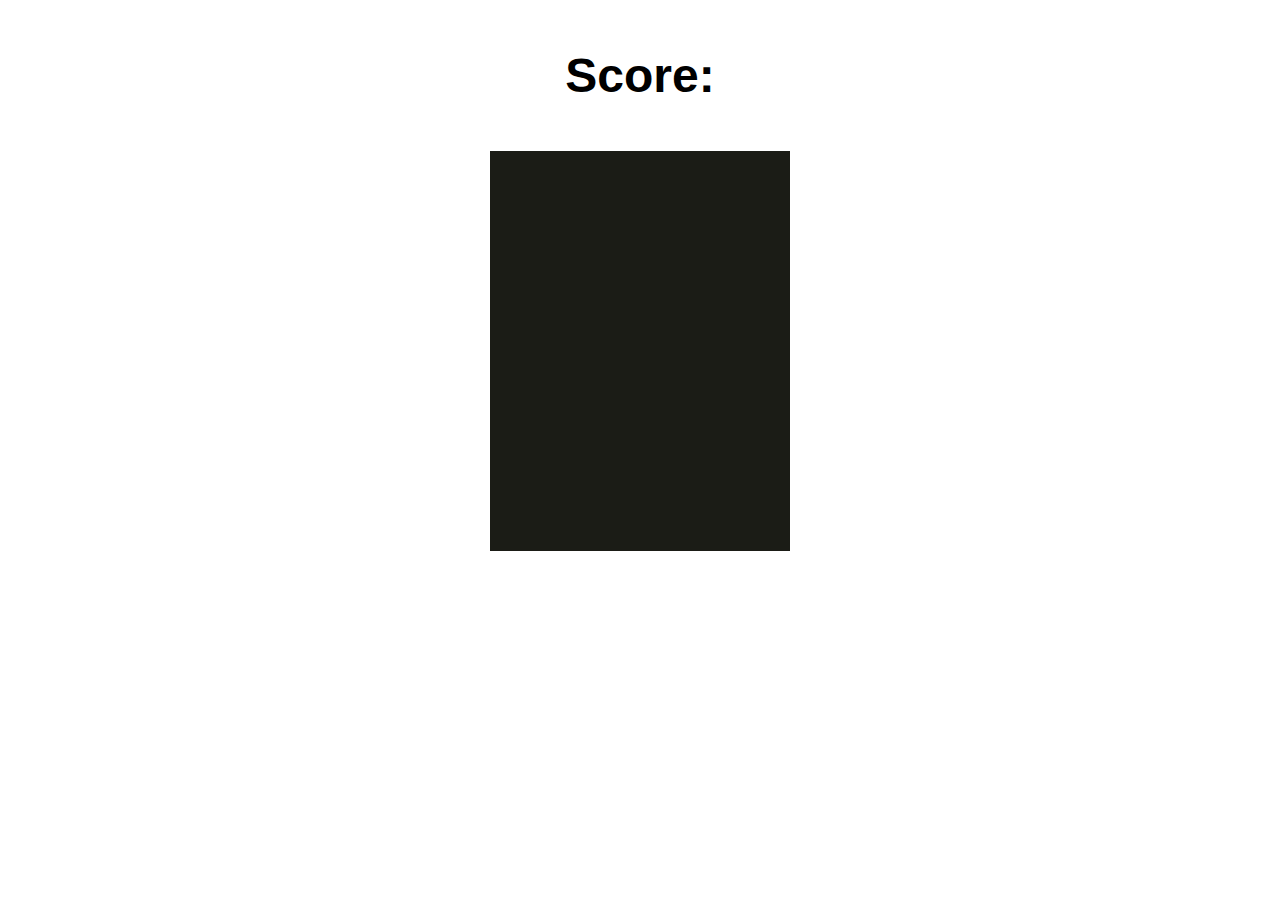
<file: mem.html>
<!DOCTYPE html>
<html lang="en" dir="ltr">
  <head>
    <meta charset="utf-8">
    <title>Memory Game</title>
    <link rel="stylesheet" href="css/mem.css">
    <script src="js/mem.js"></script>
  </head>
  <body>
      <h3 id="t">Score: <span id="result"></span></h3>
      <div class="grid">

      </div>
  </body>
</html>
</file>
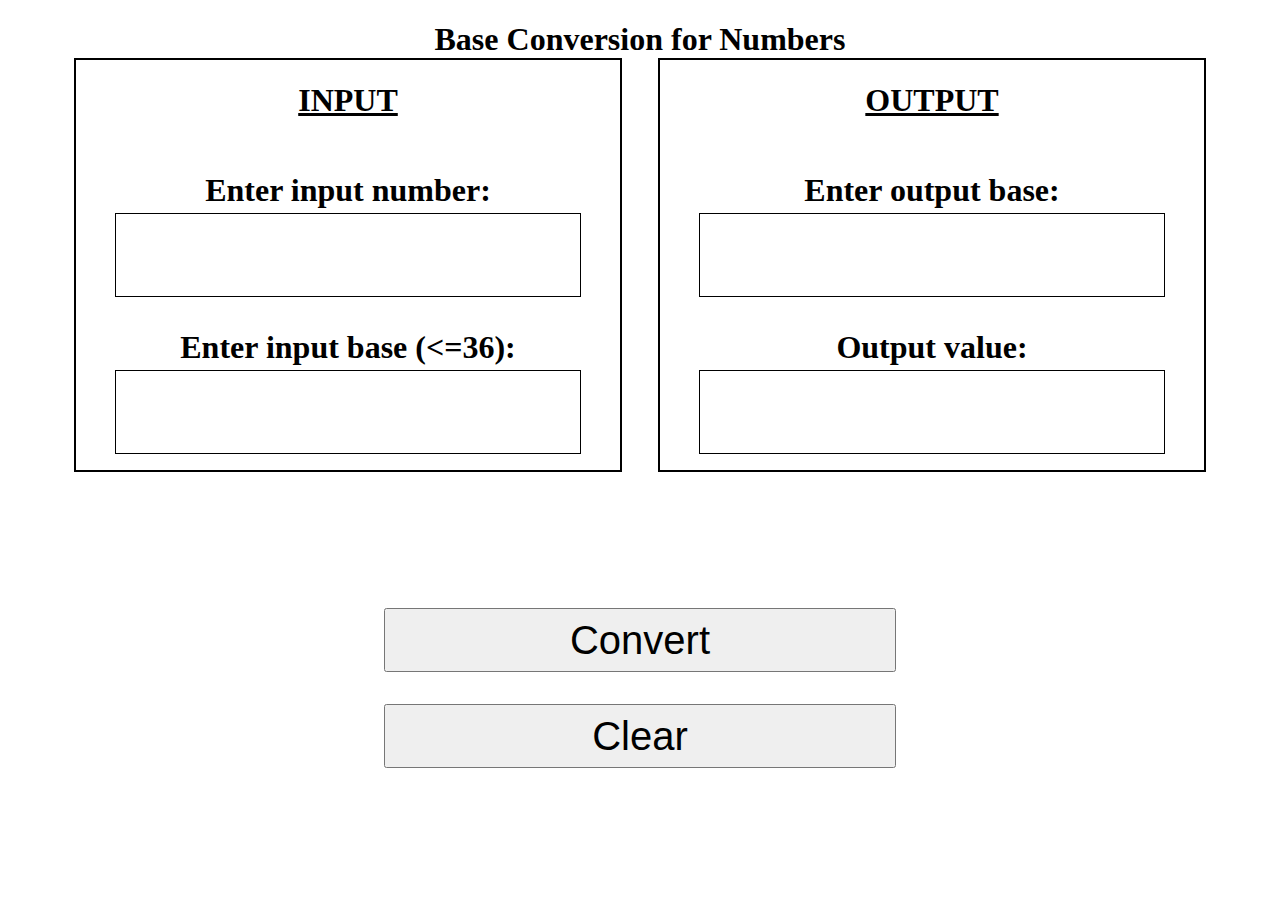
<file: nconvert.html>
<!DOCTYPE html>
<html lang="en" dir="ltr">
  <head>
    <meta charset="utf-8">
    <title>Base Conversion for Numbers</title>
    <link rel="stylesheet" href="css/nconvert.css">
    <script src="js/nconvert.js"></script>
  </head>
  <body><h1 id="heading">Base Conversion for Numbers</h1>
    <div class="box">
      <h1><u>INPUT</u></h1>
      <h1 class="caption">Enter input number: </h1><input id="inputNumber" type="text" name="" value="">
    <h1 class="caption">Enter input base (<=36):</h1><input id="inputBase" type="text" name="" value="">
    </div>
    <div class="box">
      <h1><u>OUTPUT</u></h1>
      <h1 class="caption">Enter output base:</h1><input id="outputBase" type="text" name="" value="">
      <h1 class="caption">Output value:</h1><input id="outputNumber" type="text" name="" value="" readonly>
    </div>
    <br><br><br>
      <h1 id="warning" class="buttonDiv"></h1>
    <div class="buttonDiv">
      <button id="convertButton" type="button" name="button">Convert</button>
    </div>
    <div class="buttonDiv">
      <button id="clearButton" type="button" name="button">Clear</button>
    </div>
  </body>
</html>
</file>
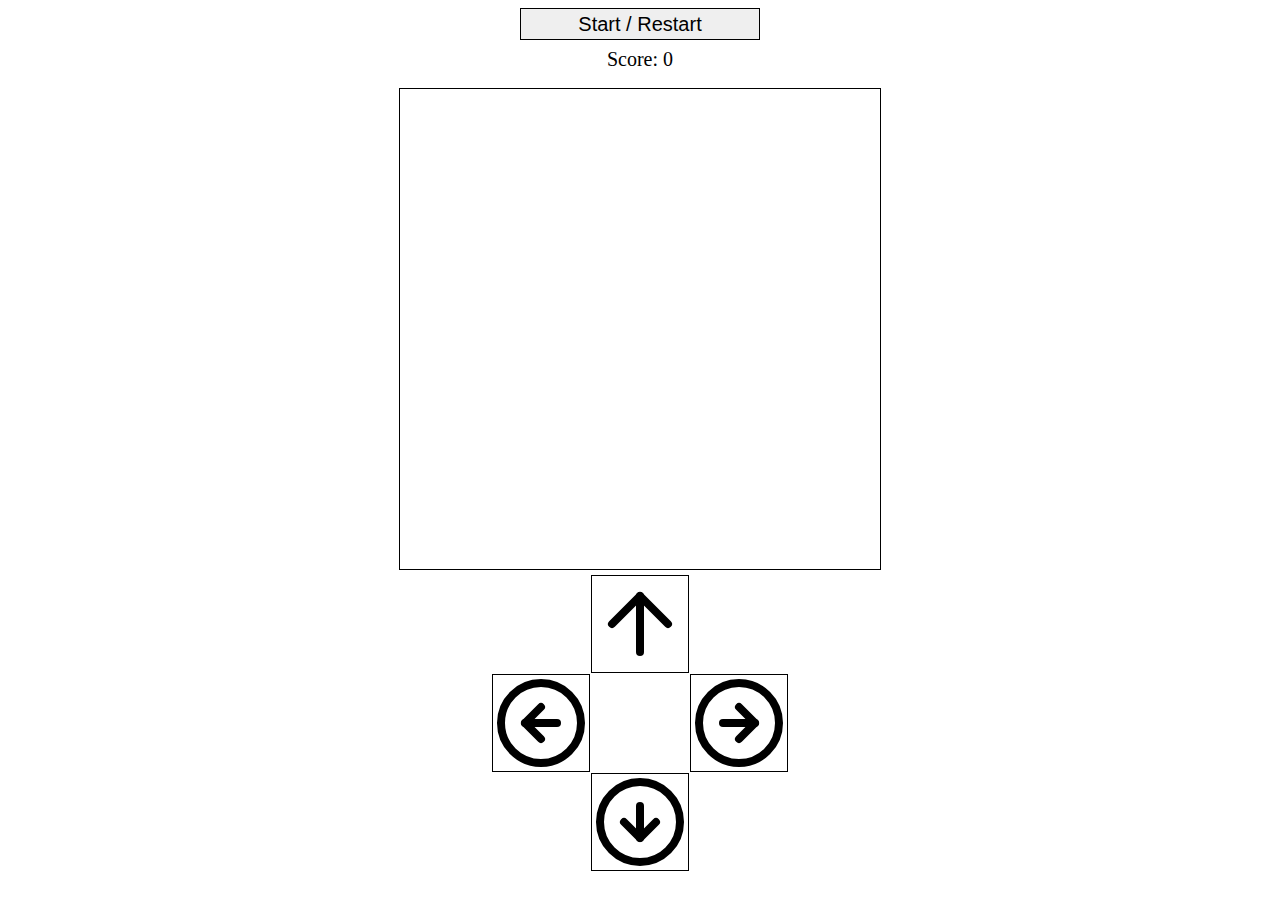
<file: snake.html>
<!DOCTYPE html>
<html lang="en" dir="ltr">
  <head>
    <meta charset="utf-8">
    <title>Snake</title>
    <link rel="stylesheet" href="css/snake.css">
    <script src="js/snake.js"></script>
  </head>
  <body>
  <button class="start" type="button" name="button">Start / Restart</button>
  <div class="score">Score: <span id="span">0</span></div>
    <div class="grid">
      <div class="b"></div>
      <div class="b"></div>
      <div class="b"></div>
      <div class="b"></div>
      <div class="b"></div>
      <div class="b"></div>
      <div class="b"></div>
      <div class="b"></div>
      <div class="b"></div>
      <div class="b"></div>
      <div class="b"></div>
      <div class="b"></div>
      <div class="b"></div>
      <div class="b"></div>
      <div class="b"></div>
      <div class="b"></div>
      <div class="b"></div>
      <div class="b"></div>
      <div class="b"></div>
      <div class="b"></div>
      <div class="b"></div>
      <div class="b"></div>
      <div class="b"></div>
      <div class="b"></div>
      <div class="b"></div>
      <div class="b"></div>
      <div class="b"></div>
      <div class="b"></div>
      <div class="b"></div>
      <div class="b"></div>
      <div class="b"></div>
      <div class="b"></div>
      <div class="b"></div>
      <div class="b"></div>
      <div class="b"></div>
      <div class="b"></div>
      <div class="b"></div>
      <div class="b"></div>
      <div class="b"></div>
      <div class="b"></div>
      <div class="b"></div>
      <div class="b"></div>
      <div class="b"></div>
      <div class="b"></div>
      <div class="b"></div>
      <div class="b"></div>
      <div class="b"></div>
      <div class="b"></div>
      <div class="b"></div>
      <div class="b"></div>
      <div class="b"></div>
      <div class="b"></div>
      <div class="b"></div>
      <div class="b"></div>
      <div class="b"></div>
      <div class="b"></div>
      <div class="b"></div>
      <div class="b"></div>
      <div class="b"></div>
      <div class="b"></div>
      <div class="b"></div>
      <div class="b"></div>
      <div class="b"></div>
      <div class="b"></div>
      <div class="b"></div>
      <div class="b"></div>
      <div class="b"></div>
      <div class="b"></div>
      <div class="b"></div>
      <div class="b"></div>
      <div class="b"></div>
      <div class="b"></div>
      <div class="b"></div>
      <div class="b"></div>
      <div class="b"></div>
      <div class="b"></div>
      <div class="b"></div>
      <div class="b"></div>
      <div class="b"></div>
      <div class="b"></div>
      <div class="b"></div>
      <div class="b"></div>
      <div class="b"></div>
      <div class="b"></div>
      <div class="b"></div>
      <div class="b"></div>
      <div class="b"></div>
      <div class="b"></div>
      <div class="b"></div>
      <div class="b"></div>
      <div class="b"></div>
      <div class="b"></div>
      <div class="b"></div>
      <div class="b"></div>
      <div class="b"></div>
      <div class="b"></div>
      <div class="b"></div>
      <div class="b"></div>
      <div class="b"></div>
      <div class="b"></div>
      <div class="b"></div>
      <div class="b"></div>
      <div class="b"></div>
      <div class="b"></div>
      <div class="b"></div>
      <div class="b"></div>
      <div class="b"></div>
      <div class="b"></div>
      <div class="b"></div>
      <div class="b"></div>
      <div class="b"></div>
      <div class="b"></div>
      <div class="b"></div>
      <div class="b"></div>
      <div class="b"></div>
      <div class="b"></div>
      <div class="b"></div>
      <div class="b"></div>
      <div class="b"></div>
      <div class="b"></div>
      <div class="b"></div>
      <div class="b"></div>
      <div class="b"></div>
      <div class="b"></div>
      <div class="b"></div>
      <div class="b"></div>
      <div class="b"></div>
      <div class="b"></div>
      <div class="b"></div>
      <div class="b"></div>
      <div class="b"></div>
      <div class="b"></div>
      <div class="b"></div>
      <div class="b"></div>
      <div class="b"></div>
      <div class="b"></div>
      <div class="b"></div>
      <div class="b"></div>
      <div class="b"></div>
      <div class="b"></div>
      <div class="b"></div>
      <div class="b"></div>
      <div class="b"></div>
      <div class="b"></div>
      <div class="b"></div>
      <div class="b"></div>
      <div class="b"></div>
      <div class="b"></div>
      <div class="b"></div>
      <div class="b"></div>
      <div class="b"></div>
      <div class="b"></div>
      <div class="b"></div>
      <div class="b"></div>
      <div class="b"></div>
      <div class="b"></div>
      <div class="b"></div>
      <div class="b"></div>
      <div class="b"></div>
      <div class="b"></div>
      <div class="b"></div>
      <div class="b"></div>
      <div class="b"></div>
      <div class="b"></div>
      <div class="b"></div>
      <div class="b"></div>
      <div class="b"></div>
      <div class="b"></div>
      <div class="b"></div>
      <div class="b"></div>
      <div class="b"></div>
      <div class="b"></div>
      <div class="b"></div>
      <div class="b"></div>
      <div class="b"></div>
      <div class="b"></div>
      <div class="b"></div>
      <div class="b"></div>
      <div class="b"></div>
      <div class="b"></div>
      <div class="b"></div>
      <div class="b"></div>
      <div class="b"></div>
      <div class="b"></div>
      <div class="b"></div>
      <div class="b"></div>
      <div class="b"></div>
      <div class="b"></div>
      <div class="b"></div>
      <div class="b"></div>
      <div class="b"></div>
      <div class="b"></div>
      <div class="b"></div>
      <div class="b"></div>
      <div class="b"></div>
      <div class="b"></div>
      <div class="b"></div>
      <div class="b"></div>
      <div class="b"></div>
      <div class="b"></div>
      <div class="b"></div>
      <div class="b"></div>
      <div class="b"></div>
      <div class="b"></div>
      <div class="b"></div>
      <div class="b"></div>
      <div class="b"></div>
      <div class="b"></div>
      <div class="b"></div>
      <div class="b"></div>
      <div class="b"></div>
      <div class="b"></div>
      <div class="b"></div>
      <div class="b"></div>
      <div class="b"></div>
      <div class="b"></div>
      <div class="b"></div>
      <div class="b"></div>
      <div class="b"></div>
      <div class="b"></div>
      <div class="b"></div>
      <div class="b"></div>
      <div class="b"></div>
      <div class="b"></div>
      <div class="b"></div>
      <div class="b"></div>
      <div class="b"></div>
      <div class="b"></div>
      <div class="b"></div>
      <div class="b"></div>
      <div class="b"></div>
      <div class="b"></div>
      <div class="b"></div>
      <div class="b"></div>
      <div class="b"></div>
      <div class="b"></div>
      <div class="b"></div>
      <div class="b"></div>
      <div class="b"></div>
      <div class="b"></div>
      <div class="b"></div>
      <div class="b"></div>
      <div class="b"></div>
      <div class="b"></div>
      <div class="b"></div>
      <div class="b"></div>
      <div class="b"></div>
      <div class="b"></div>
      <div class="b"></div>
      <div class="b"></div>
      <div class="b"></div>
      <div class="b"></div>
      <div class="b"></div>
      <div class="b"></div>
      <div class="b"></div>
      <div class="b"></div>
      <div class="b"></div>
      <div class="b"></div>
      <div class="b"></div>
      <div class="b"></div>
      <div class="b"></div>
      <div class="b"></div>
      <div class="b"></div>
      <div class="b"></div>
      <div class="b"></div>
      <div class="b"></div>
      <div class="b"></div>
      <div class="b"></div>
      <div class="b"></div>
      <div class="b"></div>
      <div class="b"></div>
      <div class="b"></div>
      <div class="b"></div>
      <div class="b"></div>
      <div class="b"></div>
      <div class="b"></div>
      <div class="b"></div>
      <div class="b"></div>
      <div class="b"></div>
      <div class="b"></div>
      <div class="b"></div>
      <div class="b"></div>
      <div class="b"></div>
      <div class="b"></div>
      <div class="b"></div>
      <div class="b"></div>
      <div class="b"></div>
      <div class="b"></div>
      <div class="b"></div>
      <div class="b"></div>
      <div class="b"></div>
      <div class="b"></div>
      <div class="b"></div>
      <div class="b"></div>
      <div class="b"></div>
      <div class="b"></div>
      <div class="b"></div>
      <div class="b"></div>
      <div class="b"></div>
      <div class="b"></div>
      <div class="b"></div>
      <div class="b"></div>
      <div class="b"></div>
      <div class="b"></div>
      <div class="b"></div>
      <div class="b"></div>
      <div class="b"></div>
      <div class="b"></div>
      <div class="b"></div>
      <div class="b"></div>
      <div class="b"></div>
      <div class="b"></div>
      <div class="b"></div>
      <div class="b"></div>
      <div class="b"></div>
      <div class="b"></div>
      <div class="b"></div>
      <div class="b"></div>
      <div class="b"></div>
      <div class="b"></div>
      <div class="b"></div>
      <div class="b"></div>
      <div class="b"></div>
      <div class="b"></div>
      <div class="b"></div>
      <div class="b"></div>
      <div class="b"></div>
      <div class="b"></div>
      <div class="b"></div>
      <div class="b"></div>
      <div class="b"></div>
      <div class="b"></div>
      <div class="b"></div>
      <div class="b"></div>
      <div class="b"></div>
      <div class="b"></div>
      <div class="b"></div>
      <div class="b"></div>
      <div class="b"></div>
      <div class="b"></div>
      <div class="b"></div>
      <div class="b"></div>
      <div class="b"></div>
      <div class="b"></div>
      <div class="b"></div>
      <div class="b"></div>
      <div class="b"></div>
      <div class="b"></div>
      <div class="b"></div>
      <div class="b"></div>
      <div class="b"></div>
      <div class="b"></div>
      <div class="b"></div>
      <div class="b"></div>
      <div class="b"></div>
      <div class="b"></div>
      <div class="b"></div>
      <div class="b"></div>
      <div class="b"></div>
      <div class="b"></div>
      <div class="b"></div>
      <div class="b"></div>
      <div class="b"></div>
      <div class="b"></div>
      <div class="b"></div>
      <div class="b"></div>
      <div class="b"></div>
      <div class="b"></div>
      <div class="b"></div>
      <div class="b"></div>
      <div class="b"></div>
      <div class="b"></div>
      <div class="b"></div>
      <div class="b"></div>
      <div class="b"></div>
      <div class="b"></div>
      <div class="b"></div>
      <div class="b"></div>
      <div class="b"></div>
      <div class="b"></div>
      <div class="b"></div>
      <div class="b"></div>
      <div class="b"></div>
      <div class="b"></div>
      <div class="b"></div>
      <div class="b"></div>
      <div class="b"></div>
      <div class="b"></div>
      <div class="b"></div>
      <div class="b"></div>
      <div class="b"></div>
      <div class="b"></div>
      <div class="b"></div>
      <div class="b"></div>
      <div class="b"></div>
      <div class="b"></div>
      <div class="b"></div>
      <div class="b"></div>
      <div class="b"></div>
      <div class="b"></div>

    </div>
    <br>
    <div class="keypad">
      <div></div>
      <div id="up"></div>
      <div></div>
      <div id="left"></div>
      <div></div>
      <div id="right"></div>
      <div></div>
      <div id="down"></div>
      <div></div>

    </div>
  </body>
</html>
</file>
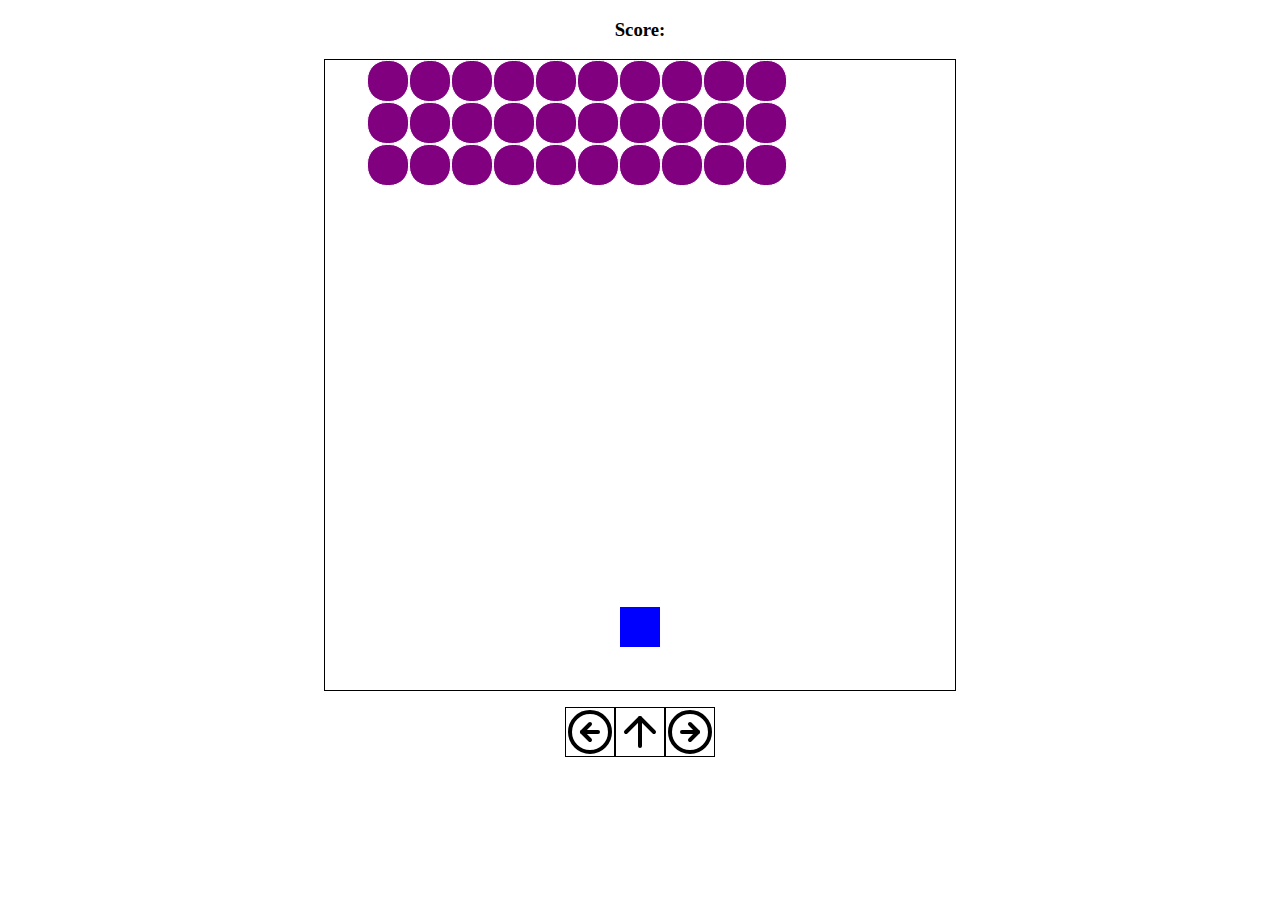
<file: spaceinv.html>
<!DOCTYPE html>
<html lang="en" dir="ltr">
  <head>
    <meta charset="utf-8">
    <title>Space Invaders</title>
    <link rel="stylesheet" href="css/spaceinv.css">
    <script src="js/spaceinv.js"></script>
  </head>
  <body>
    <h3>Score: <span id="result"></span></h3>
    <div class="grid">
      <div class="b"></div>
      <div class="b"></div>
      <div class="b"></div>
      <div class="b"></div>
      <div class="b"></div>
      <div class="b"></div>
      <div class="b"></div>
      <div class="b"></div>
      <div class="b"></div>
      <div class="b"></div>
      <div class="b"></div>
      <div class="b"></div>
      <div class="b"></div>
      <div class="b"></div>
      <div class="b"></div>
      <div class="b"></div>
      <div class="b"></div>
      <div class="b"></div>
      <div class="b"></div>
      <div class="b"></div>
      <div class="b"></div>
      <div class="b"></div>
      <div class="b"></div>
      <div class="b"></div>
      <div class="b"></div>
      <div class="b"></div>
      <div class="b"></div>
      <div class="b"></div>
      <div class="b"></div>
      <div class="b"></div>
      <div class="b"></div>
      <div class="b"></div>
      <div class="b"></div>
      <div class="b"></div>
      <div class="b"></div>
      <div class="b"></div>
      <div class="b"></div>
      <div class="b"></div>
      <div class="b"></div>
      <div class="b"></div>
      <div class="b"></div>
      <div class="b"></div>
      <div class="b"></div>
      <div class="b"></div>
      <div class="b"></div>
      <div class="b"></div>
      <div class="b"></div>
      <div class="b"></div>
      <div class="b"></div>
      <div class="b"></div>
      <div class="b"></div>
      <div class="b"></div>
      <div class="b"></div>
      <div class="b"></div>
      <div class="b"></div>
      <div class="b"></div>
      <div class="b"></div>
      <div class="b"></div>
      <div class="b"></div>
      <div class="b"></div>
      <div class="b"></div>
      <div class="b"></div>
      <div class="b"></div>
      <div class="b"></div>
      <div class="b"></div>
      <div class="b"></div>
      <div class="b"></div>
      <div class="b"></div>
      <div class="b"></div>
      <div class="b"></div>
      <div class="b"></div>
      <div class="b"></div>
      <div class="b"></div>
      <div class="b"></div>
      <div class="b"></div>
      <div class="b"></div>
      <div class="b"></div>
      <div class="b"></div>
      <div class="b"></div>
      <div class="b"></div>
      <div class="b"></div>
      <div class="b"></div>
      <div class="b"></div>
      <div class="b"></div>
      <div class="b"></div>
      <div class="b"></div>
      <div class="b"></div>
      <div class="b"></div>
      <div class="b"></div>
      <div class="b"></div>
      <div class="b"></div>
      <div class="b"></div>
      <div class="b"></div>
      <div class="b"></div>
      <div class="b"></div>
      <div class="b"></div>
      <div class="b"></div>
      <div class="b"></div>
      <div class="b"></div>
      <div class="b"></div>
      <div class="b"></div>
      <div class="b"></div>
      <div class="b"></div>
      <div class="b"></div>
      <div class="b"></div>
      <div class="b"></div>
      <div class="b"></div>
      <div class="b"></div>
      <div class="b"></div>
      <div class="b"></div>
      <div class="b"></div>
      <div class="b"></div>
      <div class="b"></div>
      <div class="b"></div>
      <div class="b"></div>
      <div class="b"></div>
      <div class="b"></div>
      <div class="b"></div>
      <div class="b"></div>
      <div class="b"></div>
      <div class="b"></div>
      <div class="b"></div>
      <div class="b"></div>
      <div class="b"></div>
      <div class="b"></div>
      <div class="b"></div>
      <div class="b"></div>
      <div class="b"></div>
      <div class="b"></div>
      <div class="b"></div>
      <div class="b"></div>
      <div class="b"></div>
      <div class="b"></div>
      <div class="b"></div>
      <div class="b"></div>
      <div class="b"></div>
      <div class="b"></div>
      <div class="b"></div>
      <div class="b"></div>
      <div class="b"></div>
      <div class="b"></div>
      <div class="b"></div>
      <div class="b"></div>
      <div class="b"></div>
      <div class="b"></div>
      <div class="b"></div>
      <div class="b"></div>
      <div class="b"></div>
      <div class="b"></div>
      <div class="b"></div>
      <div class="b"></div>
      <div class="b"></div>
      <div class="b"></div>
      <div class="b"></div>
      <div class="b"></div>
      <div class="b"></div>
      <div class="b"></div>
      <div class="b"></div>
      <div class="b"></div>
      <div class="b"></div>
      <div class="b"></div>
      <div class="b"></div>
      <div class="b"></div>
      <div class="b"></div>
      <div class="b"></div>
      <div class="b"></div>
      <div class="b"></div>
      <div class="b"></div>
      <div class="b"></div>
      <div class="b"></div>
      <div class="b"></div>
      <div class="b"></div>
      <div class="b"></div>
      <div class="b"></div>
      <div class="b"></div>
      <div class="b"></div>
      <div class="b"></div>
      <div class="b"></div>
      <div class="b"></div>
      <div class="b"></div>
      <div class="b"></div>
      <div class="b"></div>
      <div class="b"></div>
      <div class="b"></div>
      <div class="b"></div>
      <div class="b"></div>
      <div class="b"></div>
      <div class="b"></div>
      <div class="b"></div>
      <div class="b"></div>
      <div class="b"></div>
      <div class="b"></div>
      <div class="b"></div>
      <div class="b"></div>
      <div class="b"></div>
      <div class="b"></div>
      <div class="b"></div>
      <div class="b"></div>
      <div class="b"></div>
      <div class="b"></div>
      <div class="b"></div>
      <div class="b"></div>
      <div class="b"></div>
      <div class="b"></div>
      <div class="b"></div>
      <div class="b"></div>
      <div class="b"></div>
      <div class="b"></div>
      <div class="b"></div>
      <div class="b"></div>
      <div class="b"></div>
      <div class="b"></div>
      <div class="b"></div>
      <div class="b"></div>
      <div class="b"></div>
      <div class="b"></div>
      <div class="b"></div>
      <div class="b"></div>
      <div class="b"></div>
      <div class="b"></div>
      <div class="b"></div>
      <div class="b"></div>
      <div class="b"></div>
      <div class="b"></div>
      <div class="b"></div>
    </div>
    <br>
    <div class="keypad">
      <div id="left"></div>
      <div id="hit"></div>
      <div id="right"></div>
    </div>
  </body>
</html>
</file>
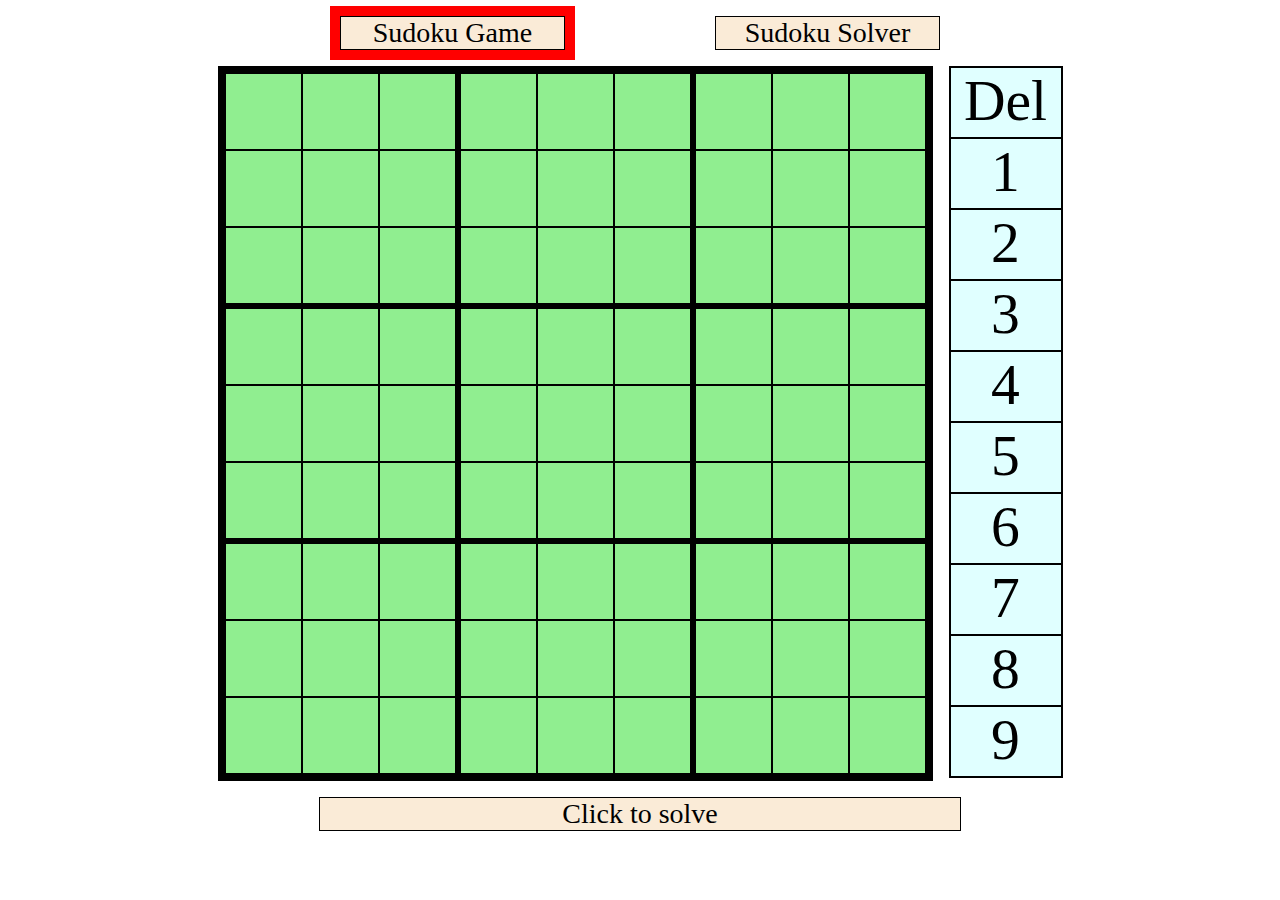
<file: sudokusolver.html>
<!DOCTYPE html>
<html lang="en">
<head>
    <meta charset="UTF-8">
    <meta name="viewport" content="width=device-width, initial-scale=1.0">
    <link rel="stylesheet" href="css/sudokusolver.css">
    <script src="js/sudokusolver.js"></script>
    <title>Sudoku Solver</title>
</head>
<body>
    <div class="buttons">
        <div class="button" id="gameButton">Sudoku Game</div>
        <div class="button" id="solverButton">Sudoku Solver</div>
    </div>
    <br>
    <div class="grid_numpad">
        <div class="grid">
            <div class="a"></div>
            <div class="a"></div>
            <div class="a"></div>
            <div class="a"></div>
            <div class="a"></div>
            <div class="a"></div>
            <div class="a"></div>
            <div class="a"></div>
            <div class="a"></div>
            <div class="a"></div>
            <div class="a"></div>
            <div class="a"></div>
            <div class="a"></div>
            <div class="a"></div>
            <div class="a"></div>
            <div class="a"></div>
            <div class="a"></div>
            <div class="a"></div>
            <div class="a"></div>
            <div class="a"></div>
            <div class="a"></div>
            <div class="a"></div>
            <div class="a"></div>
            <div class="a"></div>
            <div class="a"></div>
            <div class="a"></div>
            <div class="a"></div>
            <div class="a"></div>
            <div class="a"></div>
            <div class="a"></div>
            <div class="a"></div>
            <div class="a"></div>
            <div class="a"></div>
            <div class="a"></div>
            <div class="a"></div>
            <div class="a"></div>
            <div class="a"></div>
            <div class="a"></div>
            <div class="a"></div>
            <div class="a"></div>
            <div class="a"></div>
            <div class="a"></div>
            <div class="a"></div>
            <div class="a"></div>
            <div class="a"></div>
            <div class="a"></div>
            <div class="a"></div>
            <div class="a"></div>
            <div class="a"></div>
            <div class="a"></div>
            <div class="a"></div>
            <div class="a"></div>
            <div class="a"></div>
            <div class="a"></div>
            <div class="a"></div>
            <div class="a"></div>
            <div class="a"></div>
            <div class="a"></div>
            <div class="a"></div>
            <div class="a"></div>
            <div class="a"></div>
            <div class="a"></div>
            <div class="a"></div>
            <div class="a"></div>
            <div class="a"></div>
            <div class="a"></div>
            <div class="a"></div>
            <div class="a"></div>
            <div class="a"></div>
            <div class="a"></div>
            <div class="a"></div>
            <div class="a"></div>
            <div class="a"></div>
            <div class="a"></div>
            <div class="a"></div>
            <div class="a"></div>
            <div class="a"></div>
            <div class="a"></div>
            <div class="a"></div>
            <div class="a"></div>
            <div class="a"></div>
        </div>
        <div class="numpad">
            <div>Del</div>
            <div>1</div>
            <div>2</div>
            <div>3</div>
            <div>4</div>
            <div>5</div>
            <div>6</div>
            <div>7</div>
            <div>8</div>
            <div>9</div>
        </div>
    </div>
    <br>
    <div id="endButton">Click to solve</div>
</body>
</html>
</file>
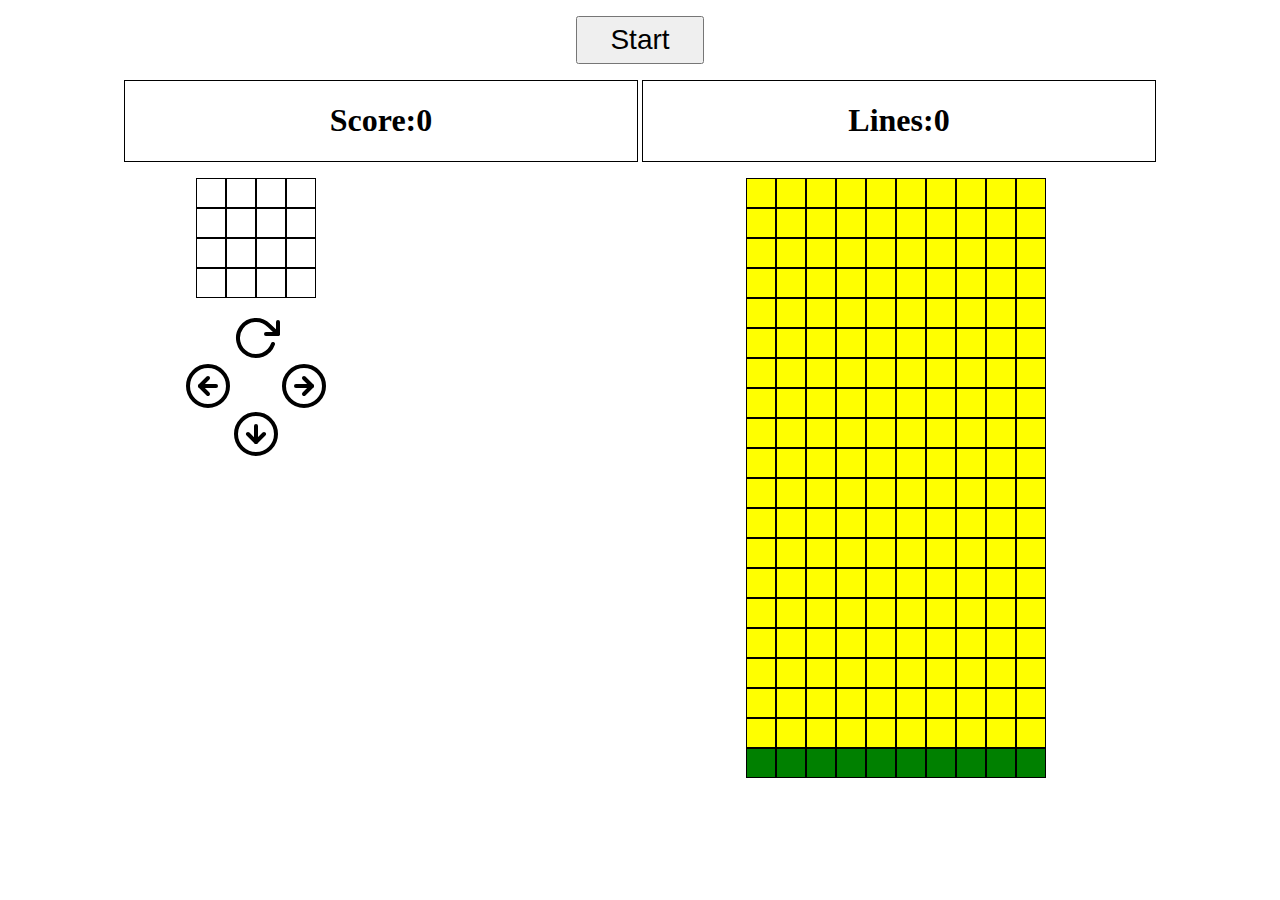
<file: tetris.html>
<!DOCTYPE html>
<html lang="en" dir="ltr">
  <head>
    <meta charset="utf-8">
    <title>Tetris</title>
    <link rel="stylesheet" href="css/tetris.css">
    <script src="js/tetris.js"></script>
  </head>
  <body>
<div class="bclass">
  <button id="b1" type="button" name="button">Start</button>
</div>
<div class="d">
  <h1>Score:<span class="score-display">0</span></h1>
</div>
<div class="d">
  <h1>Lines:<span class="lines-display">0</span></h1>
</div>

<div class="full_box">

<div class="pshape">

  <div class="previous-shape">
    <div class="previous-grid">
      <div class="c"></div>
      <div class="c"></div>
      <div class="c"></div>
      <div class="c"></div>
      <div class="c"></div>
      <div class="c"></div>
      <div class="c"></div>
      <div class="c"></div>
      <div class="c"></div>
      <div class="c"></div>
      <div class="c"></div>
      <div class="c"></div>
      <div class="c"></div>
      <div class="c"></div>
      <div class="c"></div>
      <div class="c"></div>
    </div>
  </div>

  <div class="buttons-shape">
    <div class="buttons">
      <div class=""></div>
      <div class="upb"></div>
      <div class=""></div>
      <div class="leftb"></div>
      <div class=""></div>
      <div class="rightb"></div>
      <div class=""></div>
      <div class="downb"></div>
      <div class=""></div>
    </div>
  </div>

</div>


<div class="game">
            <div class="grid">
              <div class="b"></div>
              <div class="b"></div>
              <div class="b"></div>
              <div class="b"></div>
              <div class="b"></div>
              <div class="b"></div>
              <div class="b"></div>
              <div class="b"></div>
              <div class="b"></div>
              <div class="b"></div>
              <div class="b"></div>
              <div class="b"></div>
              <div class="b"></div>
              <div class="b"></div>
              <div class="b"></div>
              <div class="b"></div>
              <div class="b"></div>
              <div class="b"></div>
              <div class="b"></div>
              <div class="b"></div>
              <div class="b"></div>
              <div class="b"></div>
              <div class="b"></div>
              <div class="b"></div>
              <div class="b"></div>
              <div class="b"></div>
              <div class="b"></div>
              <div class="b"></div>
              <div class="b"></div>
              <div class="b"></div>
              <div class="b"></div>
              <div class="b"></div>
              <div class="b"></div>
              <div class="b"></div>
              <div class="b"></div>
              <div class="b"></div>
              <div class="b"></div>
              <div class="b"></div>
              <div class="b"></div>
              <div class="b"></div>
              <div class="b"></div>
              <div class="b"></div>
              <div class="b"></div>
              <div class="b"></div>
              <div class="b"></div>
              <div class="b"></div>
              <div class="b"></div>
              <div class="b"></div>
              <div class="b"></div>
              <div class="b"></div>
              <div class="b"></div>
              <div class="b"></div>
              <div class="b"></div>
              <div class="b"></div>
              <div class="b"></div>
              <div class="b"></div>
              <div class="b"></div>
              <div class="b"></div>
              <div class="b"></div>
              <div class="b"></div>
              <div class="b"></div>
              <div class="b"></div>
              <div class="b"></div>
              <div class="b"></div>
              <div class="b"></div>
              <div class="b"></div>
              <div class="b"></div>
              <div class="b"></div>
              <div class="b"></div>
              <div class="b"></div>
              <div class="b"></div>
              <div class="b"></div>
              <div class="b"></div>
              <div class="b"></div>
              <div class="b"></div>
              <div class="b"></div>
              <div class="b"></div>
              <div class="b"></div>
              <div class="b"></div>
              <div class="b"></div>
              <div class="b"></div>
              <div class="b"></div>
              <div class="b"></div>
              <div class="b"></div>
              <div class="b"></div>
              <div class="b"></div>
              <div class="b"></div>
              <div class="b"></div>
              <div class="b"></div>
              <div class="b"></div>
              <div class="b"></div>
              <div class="b"></div>
              <div class="b"></div>
              <div class="b"></div>
              <div class="b"></div>
              <div class="b"></div>
              <div class="b"></div>
              <div class="b"></div>
              <div class="b"></div>
              <div class="b"></div>
              <div class="b"></div>
              <div class="b"></div>
              <div class="b"></div>
              <div class="b"></div>
              <div class="b"></div>
              <div class="b"></div>
              <div class="b"></div>
              <div class="b"></div>
              <div class="b"></div>
              <div class="b"></div>
              <div class="b"></div>
              <div class="b"></div>
              <div class="b"></div>
              <div class="b"></div>
              <div class="b"></div>
              <div class="b"></div>
              <div class="b"></div>
              <div class="b"></div>
              <div class="b"></div>
              <div class="b"></div>
              <div class="b"></div>
              <div class="b"></div>
              <div class="b"></div>
              <div class="b"></div>
              <div class="b"></div>
              <div class="b"></div>
              <div class="b"></div>
              <div class="b"></div>
              <div class="b"></div>
              <div class="b"></div>
              <div class="b"></div>
              <div class="b"></div>
              <div class="b"></div>
              <div class="b"></div>
              <div class="b"></div>
              <div class="b"></div>
              <div class="b"></div>
              <div class="b"></div>
              <div class="b"></div>
              <div class="b"></div>
              <div class="b"></div>
              <div class="b"></div>
              <div class="b"></div>
              <div class="b"></div>
              <div class="b"></div>
              <div class="b"></div>
              <div class="b"></div>
              <div class="b"></div>
              <div class="b"></div>
              <div class="b"></div>
              <div class="b"></div>
              <div class="b"></div>
              <div class="b"></div>
              <div class="b"></div>
              <div class="b"></div>
              <div class="b"></div>
              <div class="b"></div>
              <div class="b"></div>
              <div class="b"></div>
              <div class="b"></div>
              <div class="b"></div>
              <div class="b"></div>
              <div class="b"></div>
              <div class="b"></div>
              <div class="b"></div>
              <div class="b"></div>
              <div class="b"></div>
              <div class="b"></div>
              <div class="b"></div>
              <div class="b"></div>
              <div class="b"></div>
              <div class="b"></div>
              <div class="b"></div>
              <div class="b"></div>
              <div class="b"></div>
              <div class="b"></div>
              <div class="b"></div>
              <div class="b"></div>
              <div class="b"></div>
              <div class="b"></div>
              <div class="b"></div>
              <div class="b"></div>
              <div class="b"></div>
              <div class="b"></div>
              <div class="b"></div>
              <div class="b"></div>
              <div class="b"></div>
              <div class="b"></div>
              <div class="b"></div>
              <div class="b"></div>
              <div class="b block3"></div>
              <div class="b block3"></div>
              <div class="b block3"></div>
              <div class="b block3"></div>
              <div class="b block3"></div>
              <div class="b block3"></div>
              <div class="b block3"></div>
              <div class="b block3"></div>
              <div class="b block3"></div>
              <div class="b block3"></div>
            </div>
      </div>
</div>
  </body>
</html>
</file>
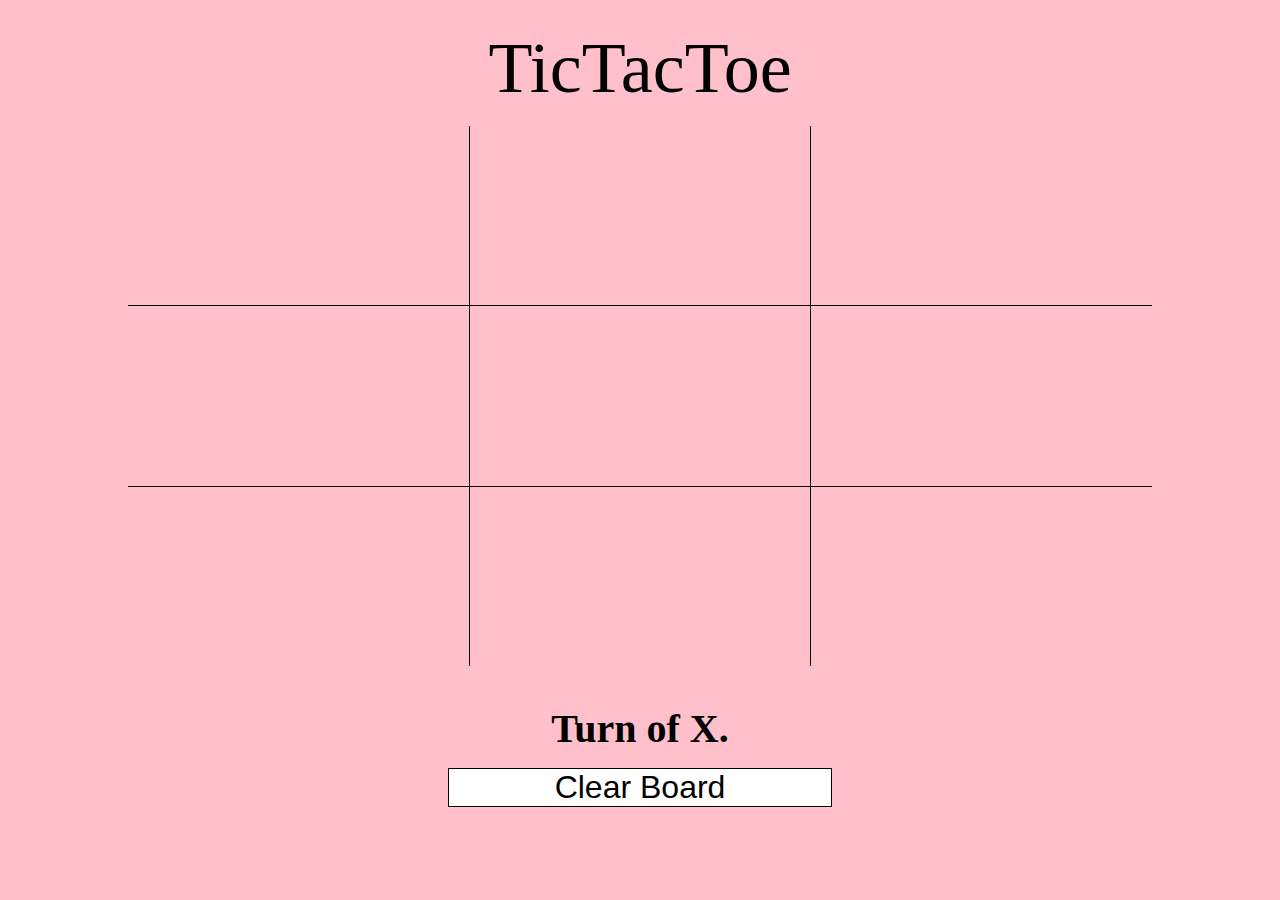
<file: tictactoe.html>
<!DOCTYPE html>
<html>
  <head>
    <meta charset="utf-8">
    <title>Tictactoe</title>
    <link rel="stylesheet" href="css/tttstyle.css">
  </head>
  <body>
    <script src="js/ttt.js"></script>
    <table>
      <caption>TicTacToe</caption>
      <tr>
        <td id="t1"><input id="a1" type="button" name="button" value=" " onclick="b1()"></td>
        <td id="t2"><input id="a2" type="button" name="button" value=" " onclick="b2()"></td>
        <td id="t3"><input id="a3" type="button" name="button" value=" " onclick="b3()"></td>
      </tr>
      <tr>
        <td id="t4"><input id="a4" type="button" name="button" value=" " onclick="b4()"></td>
        <td id="t5"><input id="a5" type="button" name="button" value=" " onclick="b5()"></td>
        <td id="t6"><input id="a6" type="button" name="button" value=" " onclick="b6()"></td>
      </tr>
      <tr>
        <td id="t7"><input id="a7" type="button" name="button" value=" " onclick="b7()"></td>
        <td id="t8"><input id="a8" type="button" name="button" value=" " onclick="b8()"></td>
        <td id="t9"><input id="a9" type="button" name="button" value=" " onclick="b9()"></td>
      </tr>
    </table>

    <div id="txtdiv">
      <h1 id="t">Turn of X.</h1>
    </div>
    <div id="clrs">
      <input id="clrsb" type="button" name="button" value="Clear Board" onclick="clrscr();">
    </div>
  </body>
</html>
</file>
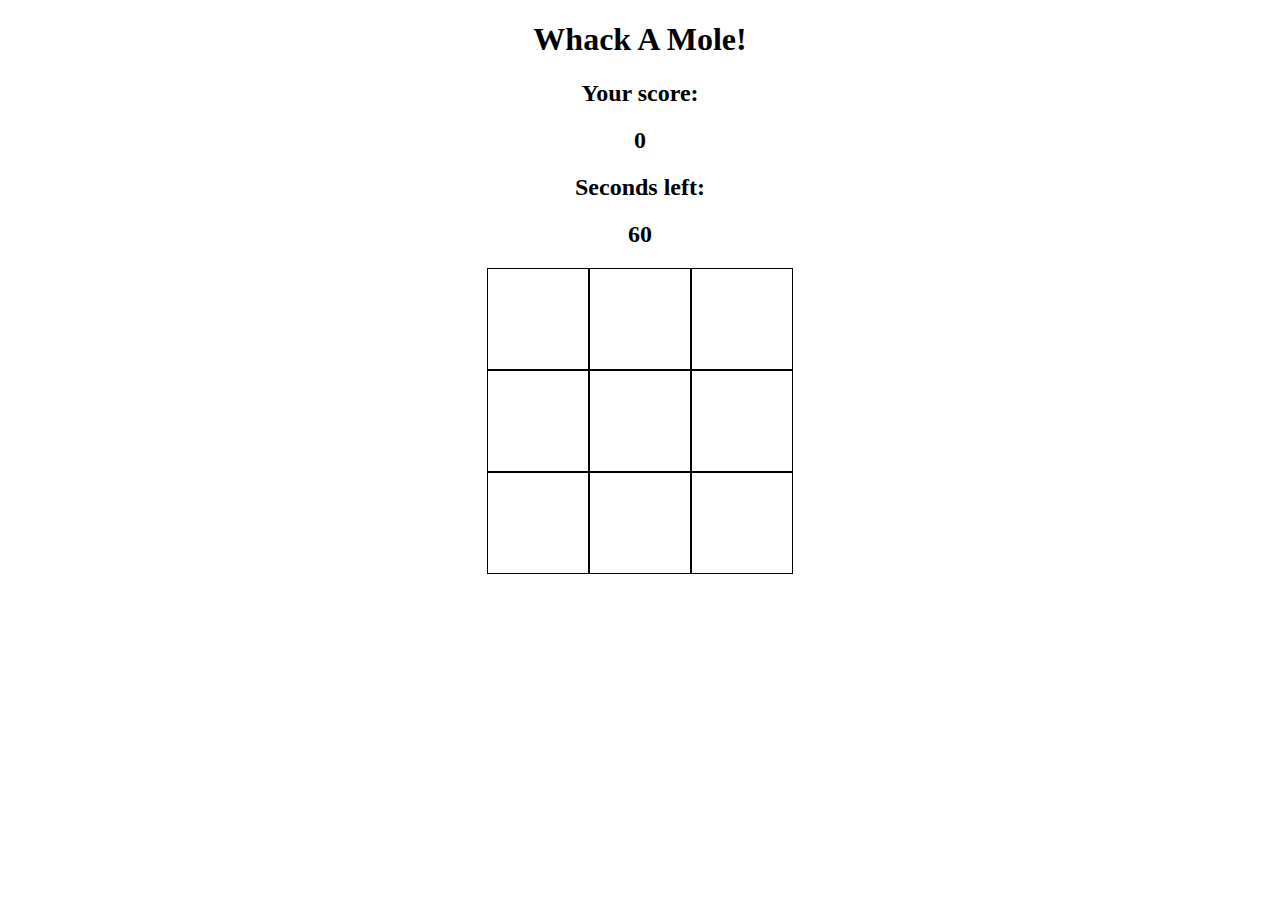
<file: whack.html>
<!DOCTYPE html>
<html lang="en" dir="ltr">
  <head>
    <meta charset="utf-8">
    <title>Whack-A-Mole</title>
    <link rel="stylesheet" href="css/whack.css">
    <script src="js/whack.js">

    </script>
  </head>
  <body>
  <h1>Whack A Mole!</h1>
  <h2>Your score: </h2>
  <h2 id="score">0</h2>

  <h2>Seconds left:</h2>
  <h2 id="time-left">60</h2>
  <div class="grid">
    <div class="square" id="1"></div>
    <div class="square" id="2"></div>
    <div class="square" id="3"></div>
    <div class="square" id="4"></div>
    <div class="square" id="5"></div>
    <div class="square" id="6"></div>
    <div class="square" id="7"></div>
    <div class="square" id="8"></div>
    <div class="square" id="9"></div>
  </div>
  <div class="b">
  <input id='p' type="button" name="" value="Play Again!!!">
  </div>

  </body>
</html>
</file>
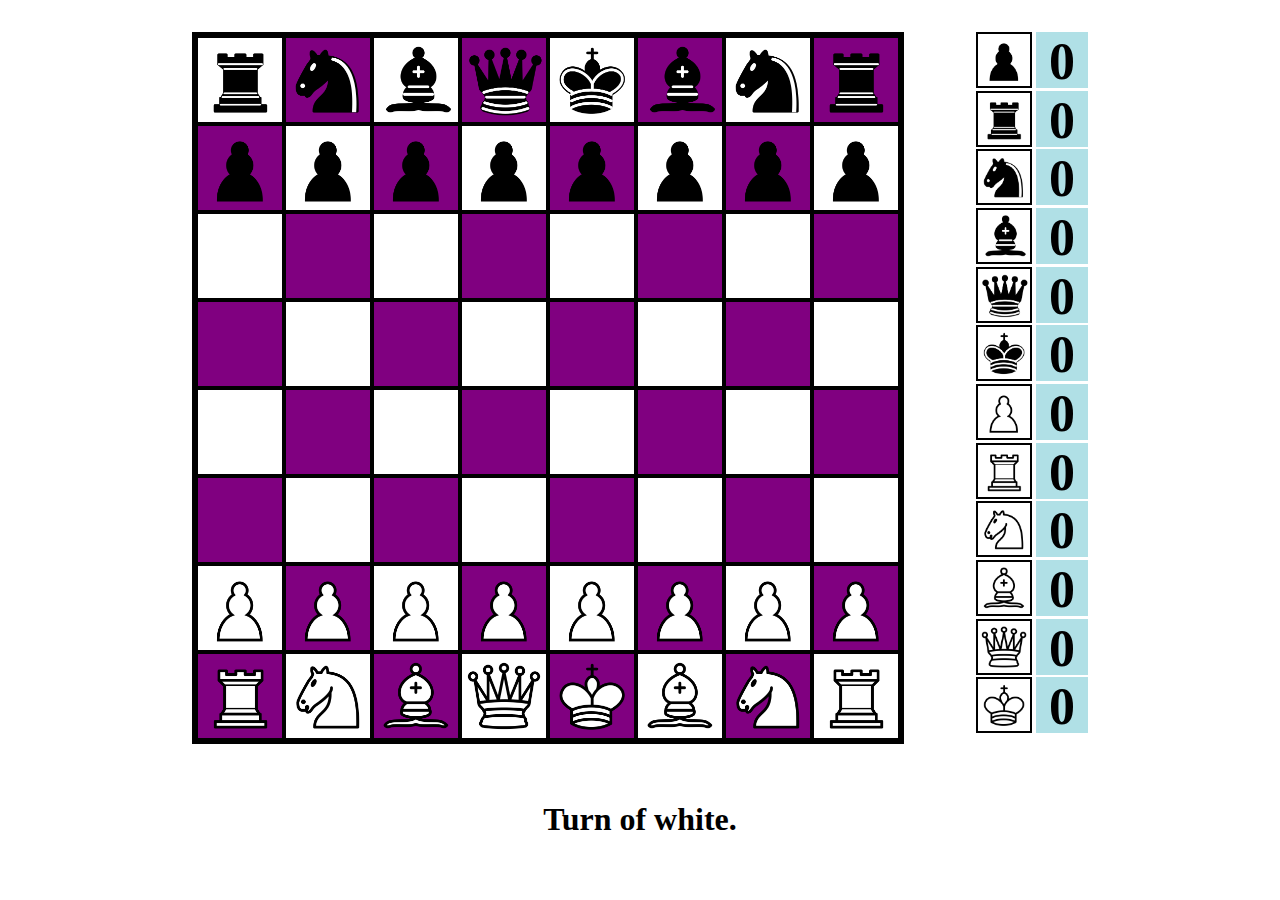
<file: chess/chess.html>
<!DOCTYPE html>
<html lang="en" dir="ltr">
  <head>
    <meta charset="utf-8">
    <title>Chess</title>
    <link rel="stylesheet" href="chess.css">
    <script src="chess.js"></script>
  </head>
  <body>

<!-- <button type="button" id="button" name="button" style='text-align:center; display:block; width:100%;'>Hii</button> -->
<div class="box">


    <div class="grid">
      <div class="bb"></div>
      <div class="bb"></div>
      <div class="bb"></div>
      <div class="bb"></div>
      <div class="bb"></div>
      <div class="bb"></div>
      <div class="bb"></div>
      <div class="bb"></div>
      <div class="bb"></div>
      <div class="bb"></div>
      <div class="bb"></div>
      <div class="bb"></div>
      <div class="bb"></div>
      <div class="bb"></div>
      <div class="bb"></div>
      <div class="bb"></div>
      <div class="bb"></div>
      <div class="bb"></div>
      <div class="bb"></div>
      <div class="bb"></div>
      <div class="bb"></div>
      <div class="bb"></div>
      <div class="bb"></div>
      <div class="bb"></div>
      <div class="bb"></div>
      <div class="bb"></div>
      <div class="bb"></div>
      <div class="bb"></div>
      <div class="bb"></div>
      <div class="bb"></div>
      <div class="bb"></div>
      <div class="bb"></div>
      <div class="bb"></div>
      <div class="bb"></div>
      <div class="bb"></div>
      <div class="bb"></div>
      <div class="bb"></div>
      <div class="bb"></div>
      <div class="bb"></div>
      <div class="bb"></div>
      <div class="bb"></div>
      <div class="bb"></div>
      <div class="bb"></div>
      <div class="bb"></div>
      <div class="bb"></div>
      <div class="bb"></div>
      <div class="bb"></div>
      <div class="bb"></div>
      <div class="bb"></div>
      <div class="bb"></div>
      <div class="bb"></div>
      <div class="bb"></div>
      <div class="bb"></div>
      <div class="bb"></div>
      <div class="bb"></div>
      <div class="bb"></div>
      <div class="bb"></div>
      <div class="bb"></div>
      <div class="bb"></div>
      <div class="bb"></div>
      <div class="bb"></div>
      <div class="bb"></div>
      <div class="bb"></div>
      <div class="bb"></div>
    </div>

    <div class="pieces">
      <div class="piecesBox"><div class="bpawn"></div>    <h1 id="pbpawn" class="ph1">0</h1> </div>
      <div class="piecesBox"><div class="brook"></div>    <h1 id="pbrook" class="ph1">0</h1> </div>
      <div class="piecesBox"><div class="bknight"></div>  <h1 id="pbknight" class="ph1">0</h1> </div>
      <div class="piecesBox"><div class="bbishop"></div>  <h1 id="pbbishop" class="ph1">0</h1> </div>
      <div class="piecesBox"><div class="bqueen"></div>   <h1 id="pbqueen" class="ph1">0</h1> </div>
      <div class="piecesBox"><div class="bking"></div>    <h1 id="pbking" class="ph1">0</h1> </div>
      <div class="piecesBox"><div class="wpawn"></div>    <h1 id="pwpawn" class="ph1">0</h1> </div>
      <div class="piecesBox"><div class="wrook"></div>    <h1 id="pwrook" class="ph1">0</h1> </div>
      <div class="piecesBox"><div class="wknight"></div>  <h1 id="pwknight" class="ph1">0</h1> </div>
      <div class="piecesBox"><div class="wbishop"></div>  <h1 id="pwbishop" class="ph1">0</h1> </div>
      <div class="piecesBox"><div class="wqueen"></div>   <h1 id="pwqueen" class="ph1">0</h1> </div>
      <div class="piecesBox"><div class="wking"></div>    <h1 id="pwking" class="ph1">0</h1> </div>
    </div>

</div>

<div class="dec">
<h1 id="note">Turn of white.</h1>
</div>

  </body>
</html>
</file>
<file: css/index.css>
body{
  margin: 0;
  text-align: center;
  user-select:none;
}
#d1{
  display:flex;
  text-align: center;
  background-color: yellow;
  margin: 0;
}
.t{
  font-family: sans-serif;
  margin: 0;
  display:flex;
}
#d11{
  display: flex;
  margin:  2rem 0rem 2rem 4rem;
}
#d12{
  display: flex;
  margin: 2rem 0rem 2rem 3rem;
  align-items: center;
}
#img1{
  width:18rem;
  height:12rem;
}
.grid{
  padding: 3rem;
  width:36.8rem;
  display: inline-flex;
  flex-flow: wrap;
}
.grid div{
  text-align:center;
  width:12rem;
  height:3rem;
}
.b{
  border-collapse: collapse;
  margin: 1px;
  border : 1px solid black;
}
</file>
<file: css/calcstyle.css>
#caption1{
  font-family: sans-serif;
  color: red;
  border: 0.05rem blue solid;
  border-bottom: 0;
  background-color: inherit;
  font-size: 4.5rem;
}
h1{
  text-align: center;
  color: violet;
}
body{
  background-color: powderblue;
}
input[type="button"]{
  width:100%;
  text-align: center;
  height: 100%;
  font-size: 3rem;
  border:0;
}
input[type="text"]{
  font-size: 3rem;
  margin:0;
  padding:0;
  border:0;
  width: 100%;
  text-align: right;
  height: 100%;
}
td{
  border: solid 0.05rem blue;
  border-collapse: collapse;
  width:25%;
}
table{
  height: 30rem;
  width: 80%;
  border: solid 0.05rem blue;
 border-collapse: collapse;
}
#inputtd{
  text-align: center;
}
</file>
<file: css/chess.css>
body{
  text-align: center;
  padding: 0;
  margin: 0;
}
.box{
  position: relative;
  display: inline-block;
  width: 56rem;
  height: 45rem;
  text-align: center;
  /* border: 1px solid black; */
  margin: 0;
  margin-top: 2rem;
}
.grid{
  position: absolute;
  left:0;
  display: inline-flex;
  flex-wrap: wrap;
  height: 44rem;
  width: 44rem;
  border: 0.25rem solid black;
}
.grid div{
  height:5rem;
  width:5rem;
}
.pieces{
  position: absolute;
  right:0;
  display: inline-flex;
  flex-wrap: wrap;
  height: 44rem;
  width: 7rem;
  /* border: 0.25rem solid black; */
}
.piecesBox{
  position: relative;
  height: 3.5rem;
  width:7rem;
  /* border:1px solid black; */
}
.piecesBox div{
  position: absolute;
  left: 0;
  height:3.25rem;
  width:3.25rem;
  border: 0.125rem solid black;
}
.ph1{
  margin: 0;
  padding: 0;
  position: absolute;
  right: 0;
  height: 3.5rem;
  width: 3.25rem;
  background-color: powderblue;
  font-size: 3.25rem;
}
.purple{
  background-color: purple;
}
.white{
  background-color: white;
}
.bb{
  border: 0.25rem solid black;
}
.yy{
  border: 0.25rem solid yellow;
}
.rr{
  border: 0.25rem solid red;
}
#test{
  width:8rem;
  height:3rem;
  font-size:1.25rem
}
.bpawn{
  background-image:url('../images/bpawn.png');
  background-size: cover;
}
.brook{
  background-image:url('../images/brook.png');
  background-size: cover;
}
.bknight{
  background-image:url('../images/bknight.png');
  background-size: cover;
}
.bbishop{
  background-image:url('../images/bbishop.png');
  background-size: cover;
}
.bqueen{
  background-image:url('../images/bqueen.png');
  background-size: cover;
}
.bking{
  background-image:url('../images/bking.png');
  background-size: cover;
}
.wpawn{
  background-image:url('../images/wpawn.png');
  background-size: cover;
}
.wrook{
  background-image:url('../images/wrook.png');
  background-size: cover;
}
.wknight{
  background-image:url('../images/wknight.png');
  background-size: cover;
}
.wbishop{
  background-image:url('../images/wbishop.png');
  background-size: cover;
}
.wqueen{
  background-image:url('../images/wqueen.png');
  background-size: cover;
}
.wking{
  background-image:url('../images/wking.png');
  background-size: cover;
}
.green{
  background-color: lightgreen;
}
.red{
  background-color: red;
}
</file>
<file: css/connfour.css>
.grid{
  border: 2px solid;
  display: inline-flex;
  flex-wrap : wrap;
  height: 23.25rem;
  width:27.125rem;
}
.grid div {
  height:3.75rem;
  width:3.75rem;
}
.player-one{
  background-color: red;
  border-radius: 0.5rem;
}
.player-two{
  background-color: blue;
  border-radius: 0.5rem;
}
body{
  text-align: center;
}
.n{
  border:none;
}
.m{
  border:1px solid;
}
.p{
  padding: 2rem;
}
#pb{
  height:2rem;
  width:8rem;
  font-size: 1.25rem;
}
.rdiv{
  height:3rem;
}
</file>
<file: css/fbird.css>
body{
  text-align: center;
}
.grid{
  display: inline-flex;
  flex-wrap: wrap;
  height: 45rem;
  width:45rem;
  border:1px solid black;
  background-color: skyblue;
}
.grid div{
  height:1rem;
  width:1rem;
}
.obstacle{
  background-color: brown;
}
.bird{
  background-color: green;
}
.top-box{
  display: inline-block;
  width:70%;
}
.topboxdiv{
  display:inline-block;
  width:32%;
  margin:0;
  margin-bottom: 1rem;
}
#startBtn{
  height:3rem;
  width:9rem;
  font-size:1.25rem;
}
.diffbutton{
  width:60%;
  height:1.5rem;
}
.aaa{
  width:60%;
  display:inline-block;
}
</file>
<file: css/frogger.css>
.grid{
  border:1px solid black;
  display:inline-flex;
  flex-wrap:wrap;
  height:36rem;
  width:36rem;
}
.grid div{
  height:4rem;
  width:4rem;
}
body{
  text-align: center;
}
#time{
  font-size:2rem;
}
#button{
  width:10rem;
  height:2rem;
  font-size: 1.25rem;
}
.ending-block{
  background-color: red;
}
.starting-block{
  background-color: blue;
}
.c1{
  background-color:black;
}
.c2, .c3{
  background-color:grey;
}
.l1, .l2, .l3{
  background-color:brown;
}
.l4, .l5{
  background-color:lightblue;
}
.frog{
  background-color: green;
}
</file>
<file: css/mem.css>
.grid{
   display: inline-flex;
   flex-wrap: wrap;
   height: 400px;
   width: 300px;
 }
 #t{
   font-size: 3rem;
   font-family: sans-serif;
 }
body{
  text-align: center;
}
</file>
<file: css/nconvert.css>
body{
  padding:0;
  border:0;
  margin:0;
  text-align: center;
}
h1{
  font-size: 2rem;
}
.box{
  text-align: center;
  margin:0 1rem;
  padding:1rem;
  padding-top: 0;
  border:0;
  width:40%;
  display: inline-block;
  border: 2px solid black;
}
.buttonDiv{
  margin:0;
  margin-bottom: 1rem;
  display: inline-block;
  width: 100%;
  text-align: center;
  height:5rem;
}
#convertButton{
  width:40%;
  height:4rem;
  font-size: 2.5rem;
}
#clearButton{
  width:40%;
  height:4rem;
  font-size: 2.5rem;
}
input[type="text"]{
  width:90%;
  height:5rem;
  border:1px solid black;
  font-size: 2rem;
  text-align: center;
  font-family: monospace;
}
#warning{
  font-size: 2.5rem;
}
#heading{
  margin-bottom: 0;
}
.caption{
  padding-bottom: 0.25rem;
  padding-top: 2rem;
  margin:0;
}
</file>
<file: css/snake.css>
body{
  text-align: center;
}
.grid{
  display: inline-flex;
  flex-wrap: wrap;
  width:30rem;
  height:30rem;
  border:1px solid;
}
.grid div{
  width:1.5rem;
  height:1.5rem;
}
.snake{
  background-color: blue;
}
.apple{
  background-color: purple;
}
.keypad{
  align-content: space-around;
  justify-content: space-around;
  margin:0.25rem;
  display: inline-flex;
  flex-wrap: wrap;
  width:18.6rem;
  height:18.6rem;
}
.keypad div{
  width: 6rem;
  height: 6rem;
}
#up{
  background-image: url('../images/up.svg');
  background-size: cover;
  border: 0.1rem solid black;
}
#down{
  background-image: url('../images/down.svg');
  background-size: cover;
  border: 0.1rem solid black;
}
#left{
  background-image: url('../images/left.svg');
  background-size: cover;
  border: 0.1rem solid black;
}
#right{
  background-image: url('../images/right.svg');
  background-size: cover;
  border: 0.1rem solid black;
}
.start{
  height:2rem;
  width:15rem;
  font-size: 1.25rem;
  border: 1px black solid;
}
.score{
  text-align: center;
  height:2rem;
  margin:0.5rem;
  font-size:1.25rem;
}
</file>
<file: css/spaceinv.css>
.grid{
  display: inline-flex;
  flex-wrap: wrap;
  height: 39.375rem;
  width:39.375rem;
  border:1px solid black;
}
.grid div{
  height:2.5rem;
  width:2.5rem;
  border:0.0625rem white solid;
}
body{
  text-align: center;
}
.shooter{
  background-color: blue;
}
.invader{
  background-color: purple;
  border-radius: 1.2rem;
}
.boom{
  background-color: red;
}
.laser{
  background-color: orange;
}
.keypad{
  padding-top: 1rem;
  display: inline-flex;
  flex-wrap:wrap;
  width:9.375rem;
  height:3.125rem;
}
.keypad div{
  border: 1px solid black;
  width:3rem;
  height:3rem;
}
#left{
  background-image: url('../images/left.svg');
  background-size:cover;
}
#hit{
  background-image: url('../images/up.svg');
  background-size:cover;
}
#right{
  background-image: url('../images/right.svg');
  background-size:cover;
}
</file>
<file: css/sudokusolver.css>
body{
    text-align: center;
    margin: 0;
    padding: 0;
    border: 0;
    padding-top: 1rem;
}
.buttons{
    padding: 0;
    display: inline-flex;
    width: 750px;
    margin: 0;
    margin-bottom: 1rem;
    /* border: 1px black solid; */
}
.button{
    margin: 0 10%;
    width: 30%;
    height: 2rem;
    font-size: 1.75rem;
    border: 1px black solid;
    background-color: antiquewhite;
}
#endButton{
    display: inline-block;
    margin: 0 ;
    margin-top: 1rem;
    width: 40rem;
    font-size: 1.75rem;
    border: 1px black solid;
    background-color: antiquewhite;
}
.grid_numpad{
    display: inline-flex;
    flex-wrap: wrap;
    width: 845px;
    /* border: 1px solid black; */
}
.numpad{
    display: inline-flex;
    flex-wrap: wrap;
    border: 1px solid black;
    width: 112px;
    height: 710px;
    margin-left: 1rem;
    text-align: center;
}
.numpad div{
    border: 1px solid black;
    background-color: lightcyan;
    width: 110px;
    height: 69px;
    font-size: 3.6rem;
}
.grid{
    padding: 0;
    margin: 0;
    display: inline-flex;
    flex-wrap: wrap;
    width:705px;
    height:705px;
    border: 5px black solid;
  }
  .a{
    background-color: lightgreen;
    width:75px;
    height:75px;
    margin: 0;
    padding: 0;
    border: 1px black solid;
    text-align: center;
    
    font-size: 4.25rem;
    font-family: Arial, Helvetica, sans-serif;
    padding: auto;
  }

.grid div:nth-child(3n){
    border-right: 3px black solid;
}
.grid div:nth-child(3n+1){
    border-left: 3px black solid;
}
.grid div:nth-child(19),
.grid div:nth-child(20),
.grid div:nth-child(21),
.grid div:nth-child(22),
.grid div:nth-child(23),
.grid div:nth-child(24),
.grid div:nth-child(25),
.grid div:nth-child(26),
.grid div:nth-child(27),
.grid div:nth-child(46),
.grid div:nth-child(47),
.grid div:nth-child(48),
.grid div:nth-child(49),
.grid div:nth-child(50),
.grid div:nth-child(51),
.grid div:nth-child(52),
.grid div:nth-child(53),
.grid div:nth-child(54),
.grid div:nth-child(73),
.grid div:nth-child(74),
.grid div:nth-child(75),
.grid div:nth-child(76),
.grid div:nth-child(77),
.grid div:nth-child(78),
.grid div:nth-child(79),
.grid div:nth-child(80),
.grid div:nth-child(81)
{
    border-bottom: 3px black solid;
}

.grid div:nth-child(1),
.grid div:nth-child(2),
.grid div:nth-child(3),
.grid div:nth-child(4),
.grid div:nth-child(5),
.grid div:nth-child(6),
.grid div:nth-child(7),
.grid div:nth-child(8),
.grid div:nth-child(9),
.grid div:nth-child(28),
.grid div:nth-child(29),
.grid div:nth-child(30),
.grid div:nth-child(31),
.grid div:nth-child(32),
.grid div:nth-child(33),
.grid div:nth-child(34),
.grid div:nth-child(35),
.grid div:nth-child(36),
.grid div:nth-child(55),
.grid div:nth-child(56),
.grid div:nth-child(57),
.grid div:nth-child(58),
.grid div:nth-child(59),
.grid div:nth-child(60),
.grid div:nth-child(61),
.grid div:nth-child(62),
.grid div:nth-child(63)
{
    border-top: 3px black solid;
}

.darkgreen{
    background-color: rgb(16, 141, 16);
}

.yellow{
    background-color: yellow;
}

.selectedButton{
    box-shadow: 0px 0px 0px 10px red;
}
</file>
<file: css/tetris.css>
body{
  text-align: center;
  margin:0;
  padding:0;
}
.full_box{
  width:100%;
  display:inline-flex;
  flex-wrap: wrap;
}
.pshape{
  width:40%;
  display: inline-block;
}
.previous-shape{
  width:100%;
  display:inline-block;
}
.previous-grid{
  height: 7.5rem;
  width:7.5rem;
  display: inline-flex;
  flex-wrap: wrap;
}
.previous-grid div{
  height: 1.75rem;
  width: 1.75rem;
  border:0.0625rem black solid;
}
.buttons-shape{
  margin-top:1rem;
  width:100%;
  display:inline-block;
}
.buttons{
  display:inline-flex;
  flex-wrap:wrap;
  height:9rem;
  width:9rem;
}
.buttons div{
  height:3rem;
  width:3rem;
}
.game{
  width:60%;
  display: inline-block;
}
.grid{
  background-color: yellow;
  height: 37.5rem;
  width:18.75rem;
  display: inline-flex;
  flex-wrap: wrap;
}
.grid div{
  height: 1.75rem;
  width: 1.75rem;
  border:0.0625rem black solid;
}
.block{
  background-color: blue;
}
.block2{
  background-color: purple;
}
.block3{
  background-color: green;
}
.bclass{
  display: inline-block;
  width:100%;
}
.d{
  border:1px solid black;
  width: 40%;
  display:inline-block;
  margin-bottom:1rem;
  padding:0;
}
#b1{
  width:8rem;
  height:3rem;
  font-size:1.75rem;
  margin:1rem;
}
.upb{
  background-image: url('../images/rotate-cw.svg');
  background-size: cover;
}
.downb{
  background-image: url('../images/down.svg');
  background-size: cover;
}
.leftb{
  background-image: url('../images/left.svg');
  background-size: cover;
}
.rightb{
  background-image: url('../images/right.svg');
  background-size: cover;
}
</file>
<file: css/tttstyle.css>
body{
  text-align: center;
  background-color: pink;
  margin:0;
}
table{
  position: absolute;
  top:3%;
  left: 10%;
  width:80%;
  height: 60%;
  margin:0;
  border: 0;
  padding: 0;
  border-collapse: collapse;
}
input[type="button"]{
  width:95%;
  height:95%;
  border:0;
  margin: 0;
  padding: 0;
  background-color: inherit;
  font-size: 4.5rem;
}
#clrsb{
  border:0;
  margin: 0;
  padding: 0;
  background-color: white;
  font-size: 2rem;
  width:30%;
  border: 1px solid black;
}
td{
  margin:0;
  padding: 0;
  border:0;
  width:33%;
}
caption{
  font-size: 4.5rem;
  border:0;
  margin: 0;
  padding:0;
  padding-bottom: 1rem;
}
#txtdiv{
  margin:0;
  padding:0;
  border:0;
  position: absolute;
  text-align: center;
  width:100%;
  top: 73%;
  padding-top: 3rem;
  display: block;
}
#t{
  font-size:2.5rem;
}
#clrs{
  margin:0;
  padding:0;
  border:0;
  position: absolute;
  text-align: center;
  width:100%;
  top: 80%;
  padding-top: 3rem;
  display: block;
}
#t1{
  border: 1px solid black;
  border-left:0;
  border-top: 0;
}
#t2{
  border: 1px solid black;
  border-top: 0;
}
#t3{
  border: 1px solid black;
  border-right:0;
  border-top: 0;
}
#t4{
  border: 1px solid black;
  border-left:0;
}
#t5{
  border: 1px solid black;
}
#t6{
  border: 1px solid black;
  border-right:0;
}
#t7{
  border: 1px solid black;
  border-left:0;
  border-bottom: 0;
}
#t8{
  border: 1px solid black;
  border-bottom:0;
}
#t9{
  border: 1px solid black;
  border-right:0;
  border-bottom: 0;
}
h1{
  margin:0;
  padding:0;
  border:0;
}
</file>
<file: css/whack.css>
.square{
  width: 100px;
  height: 100px;
  border: 1px solid black;
  border-collapse: collapse;
}
.grid{
  display:inline-flex;
  flex-flow: row wrap;
  justify-content: center;
  align-content: center;
  width: 306px;
  height: 306px;
}
.mole{
  background-image: url('../images/no1.jpg');
  background-size: cover;
}
body{
  text-align:center;
}
.b{
  padding-top:2rem;
}
#p{
  visibility: hidden;
  height:2rem;
  font-size: 1.2rem;
}
</file>
<file: chess/chess.css>
body{
  text-align: center;
  padding: 0;
  margin: 0;
}
.box{
  position: relative;
  display: inline-block;
  width: 56rem;
  height: 45rem;
  text-align: center;
  /* border: 1px solid black; */
  margin: 0;
  margin-top: 2rem;
  margin-bottom: 1.5rem;
}
.grid{
  position: absolute;
  left:0;
  display: inline-flex;
  flex-wrap: wrap;
  height: 704px;
  width: 704px;
  border: 4px solid black;
}
.grid div{
  height:84px;
  width:84px;
  border: 2px solid black;
}
.pieces{
  position: absolute;
  right:0;
  display: inline-flex;
  flex-wrap: wrap;
  height: 44rem;
  width: 7rem;
  /* border: 0.25rem solid black; */
}
.piecesBox{
  position: relative;
  height: 3.5rem;
  width:7rem;
  /* border:1px solid black; */
}
.piecesBox div{
  position: absolute;
  left: 0;
  height:3.25rem;
  width:3.25rem;
  border: 0.125rem solid black;
}
.ph1{
  margin: 0;
  padding: 0;
  position: absolute;
  right: 0;
  height: 3.5rem;
  width: 3.25rem;
  background-color: powderblue;
  font-size: 3.25rem;
}
.purple{
  background-color: purple;
}
.white{
  background-color: white;
}
.bb{
  border: 0.25rem solid black;
}
.yy{
  border: 0.25rem solid yellow;
}
.rr{
  border: 0.25rem solid red;
}
#test{
  width:8rem;
  height:3rem;
  font-size:1.25rem
}
.bpawn{
  background-image:url('../images/bpawn.png');
  background-size: cover;
}
.brook{
  background-image:url('../images/brook.png');
  background-size: cover;
}
.bknight{
  background-image:url('../images/bknight.png');
  background-size: cover;
}
.bbishop{
  background-image:url('../images/bbishop.png');
  background-size: cover;
}
.bqueen{
  background-image:url('../images/bqueen.png');
  background-size: cover;
}
.bking{
  background-image:url('../images/bking.png');
  background-size: cover;
}
.wpawn{
  background-image:url('../images/wpawn.png');
  background-size: cover;
}
.wrook{
  background-image:url('../images/wrook.png');
  background-size: cover;
}
.wknight{
  background-image:url('../images/wknight.png');
  background-size: cover;
}
.wbishop{
  background-image:url('../images/wbishop.png');
  background-size: cover;
}
.wqueen{
  background-image:url('../images/wqueen.png');
  background-size: cover;
}
.wking{
  background-image:url('../images/wking.png');
  background-size: cover;
}
.green{
  background-color: lightgreen;
}
.red{
  background-color: red;
}
</file>
